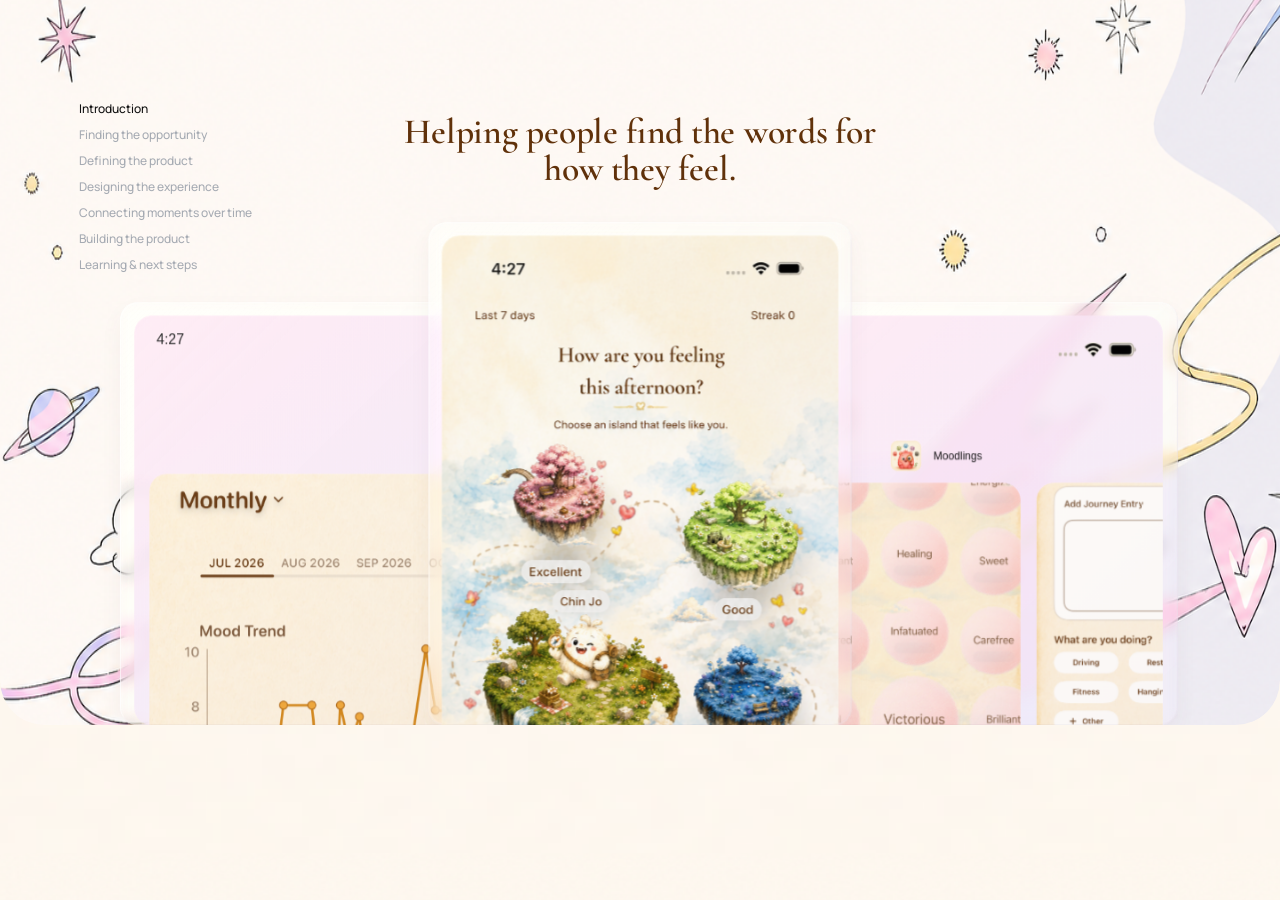
<file: index.html>
<!doctype html>
<html lang="en">
<head>
  <meta charset="utf-8">
  <meta name="viewport" content="width=device-width, initial-scale=1">
  <title>Moodlings — Product Case Study</title>
  <meta name="description" content="Moodlings is an iOS emotional reflection product designed and developed by Chih Jo Lin.">
  <link rel="icon" href="favicon.png">
  <meta property="og:title" content="Moodlings — Product Case Study">
  <meta property="og:description" content="Helping people turn vague feelings into emotions they can recognize and reflect on.">
  <meta property="og:image" content="og.png">
  <style>
    * { box-sizing: border-box; }
    html, body { width: 100%; height: 100%; margin: 0; overflow: hidden; background: #fbfaf6; }
    .page-shell { position: relative; width: 100%; height: 100dvh; overflow: hidden; background: #fbfaf6; }
    .page-frame { display: block; width: 100%; height: 100%; border: 0; background: #fbfaf6; }
    .page-frame.is-scaled {
      position: absolute;
      top: 0;
      left: 0;
      width: 1440px;
      height: var(--frame-height);
      transform: scale(var(--frame-scale));
      transform-origin: top left;
    }
  </style>
</head>
<body>
  <main class="page-shell">
    <iframe class="page-frame" src="moodlings.html?v=20261019-figma-cover" title="Moodlings — Product Case Study"></iframe>
  </main>
  <script>
    const frame = document.querySelector('.page-frame');
    const desktopWidth = 1440;
    const mobileBreakpoint = 680;

    function syncFrame() {
      const mobile = window.innerWidth <= mobileBreakpoint;
      const scale = mobile ? window.innerWidth / desktopWidth : 1;
      frame.classList.toggle('is-scaled', mobile);
      frame.style.setProperty('--frame-scale', String(scale));
      frame.style.setProperty('--frame-height', `${window.innerHeight / scale}px`);
    }

    syncFrame();
    window.addEventListener('resize', syncFrame, { passive: true });
    window.visualViewport?.addEventListener('resize', syncFrame, { passive: true });
  </script>
</body>
</html>
</file>
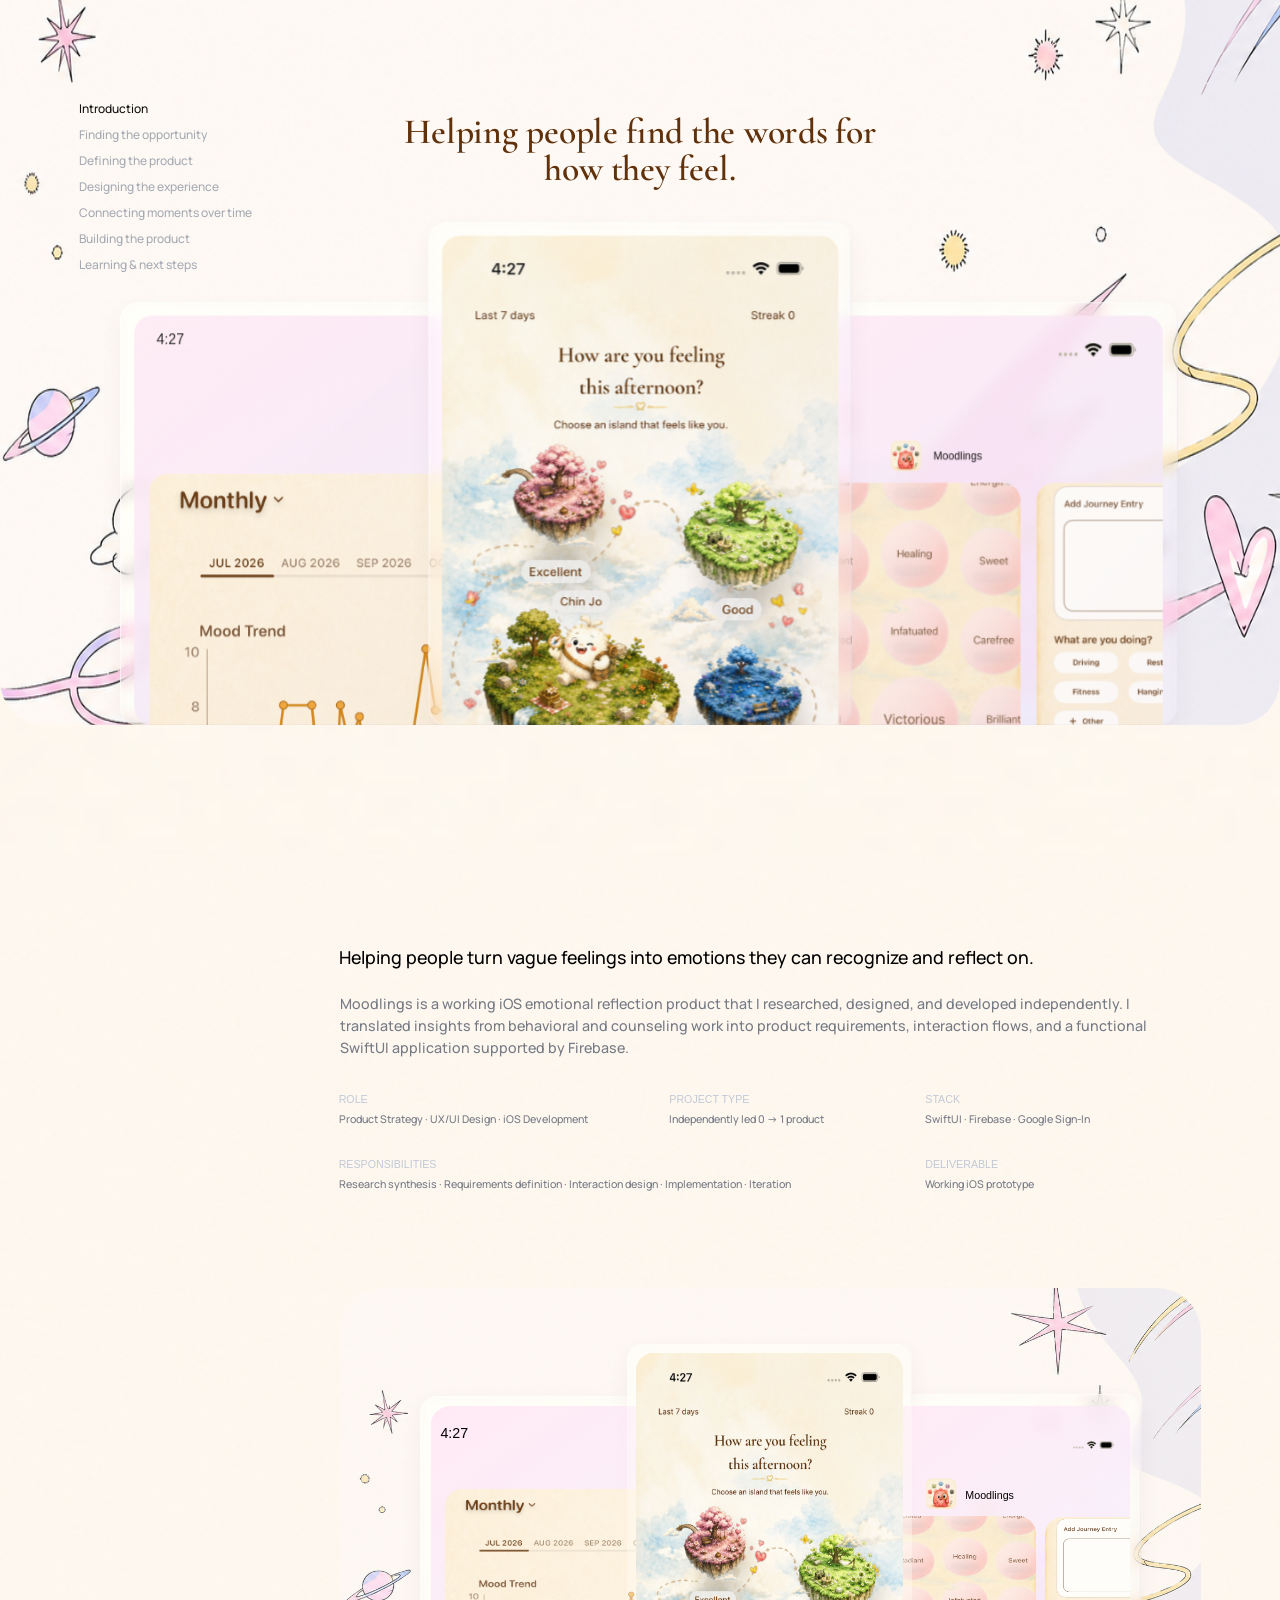
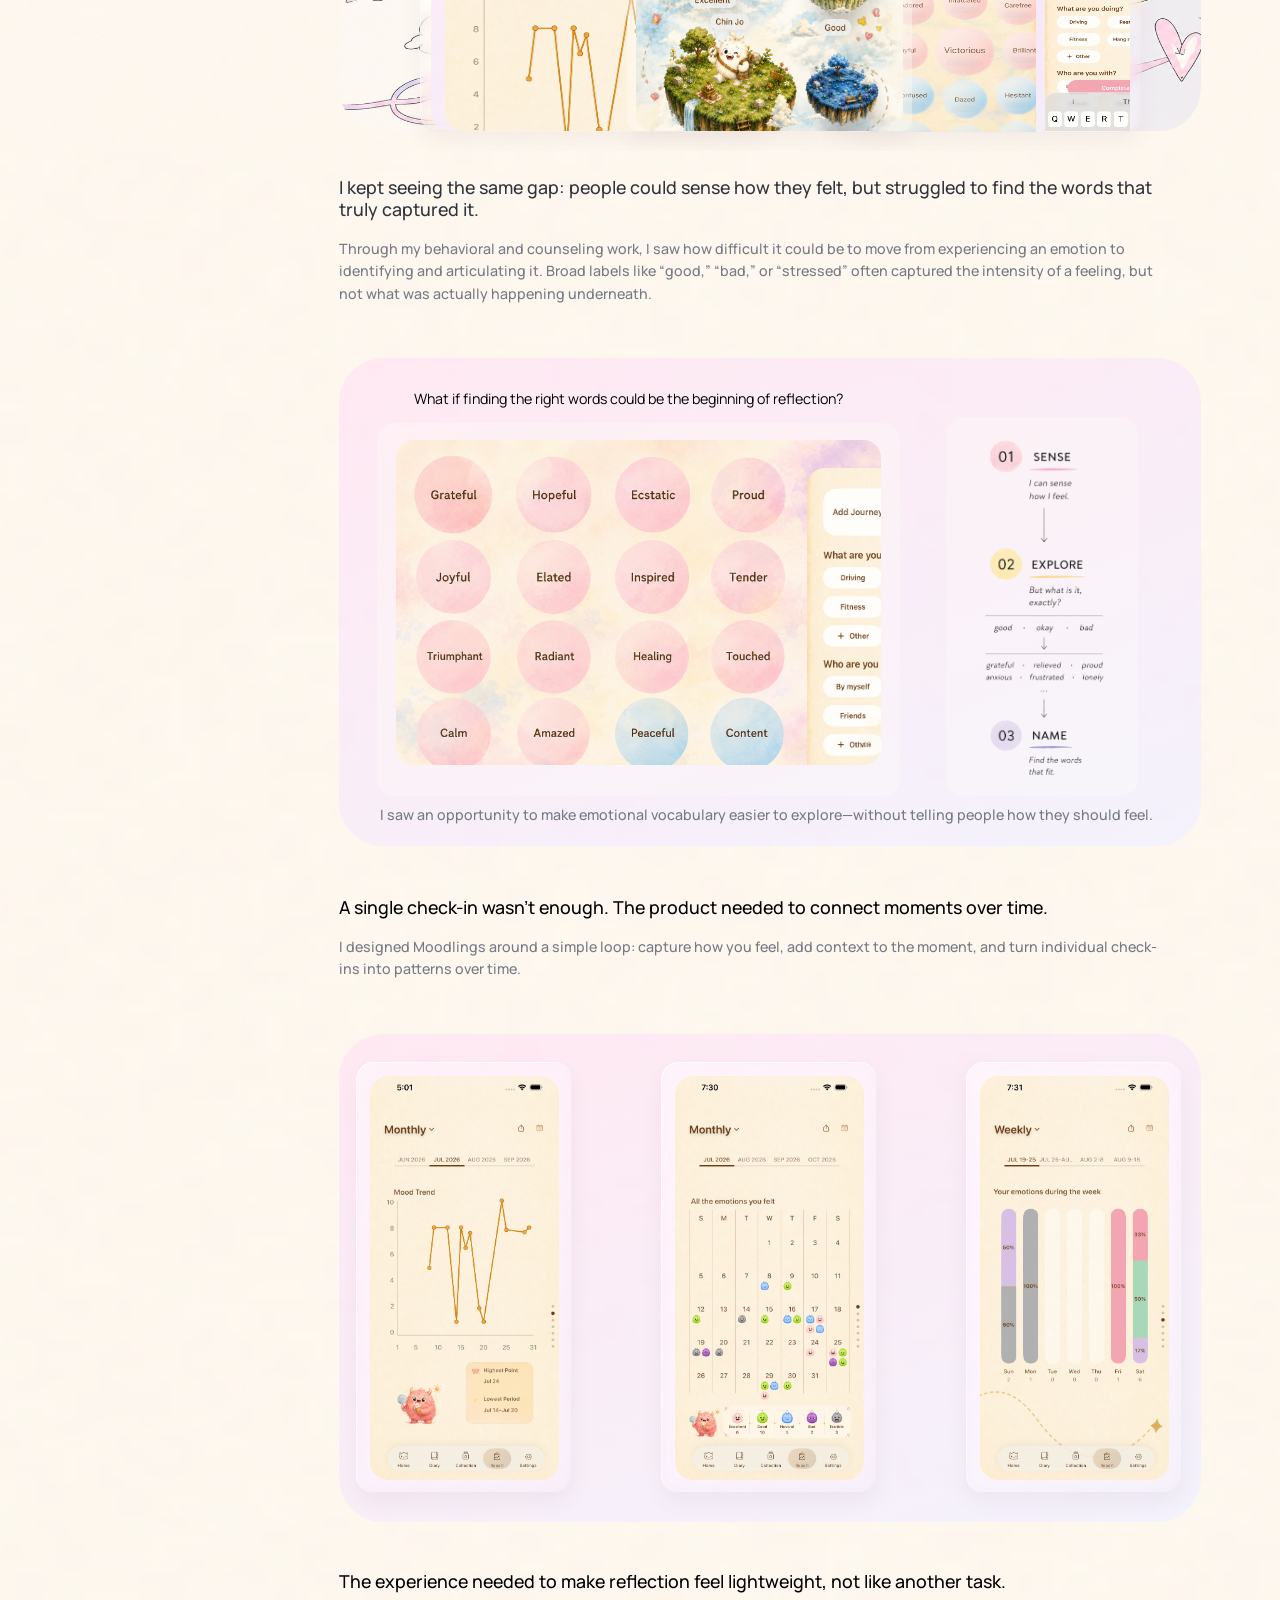
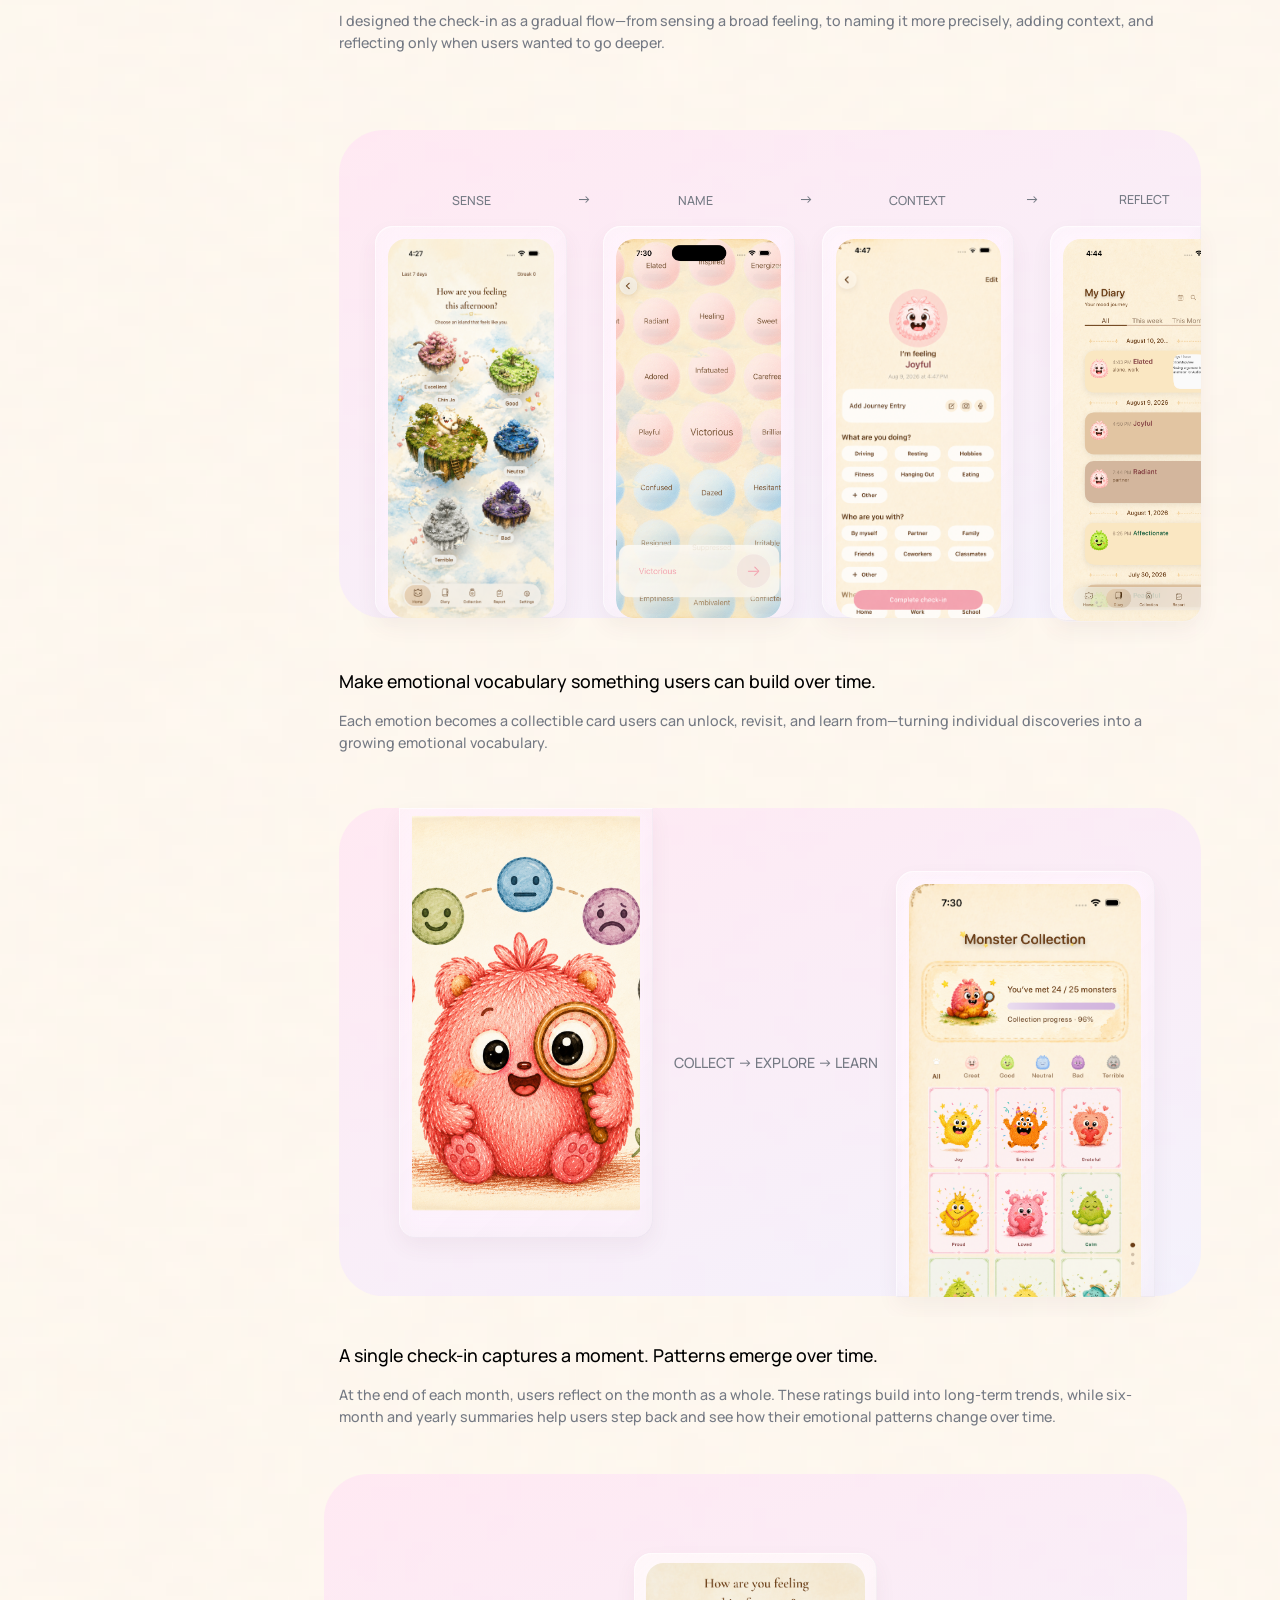
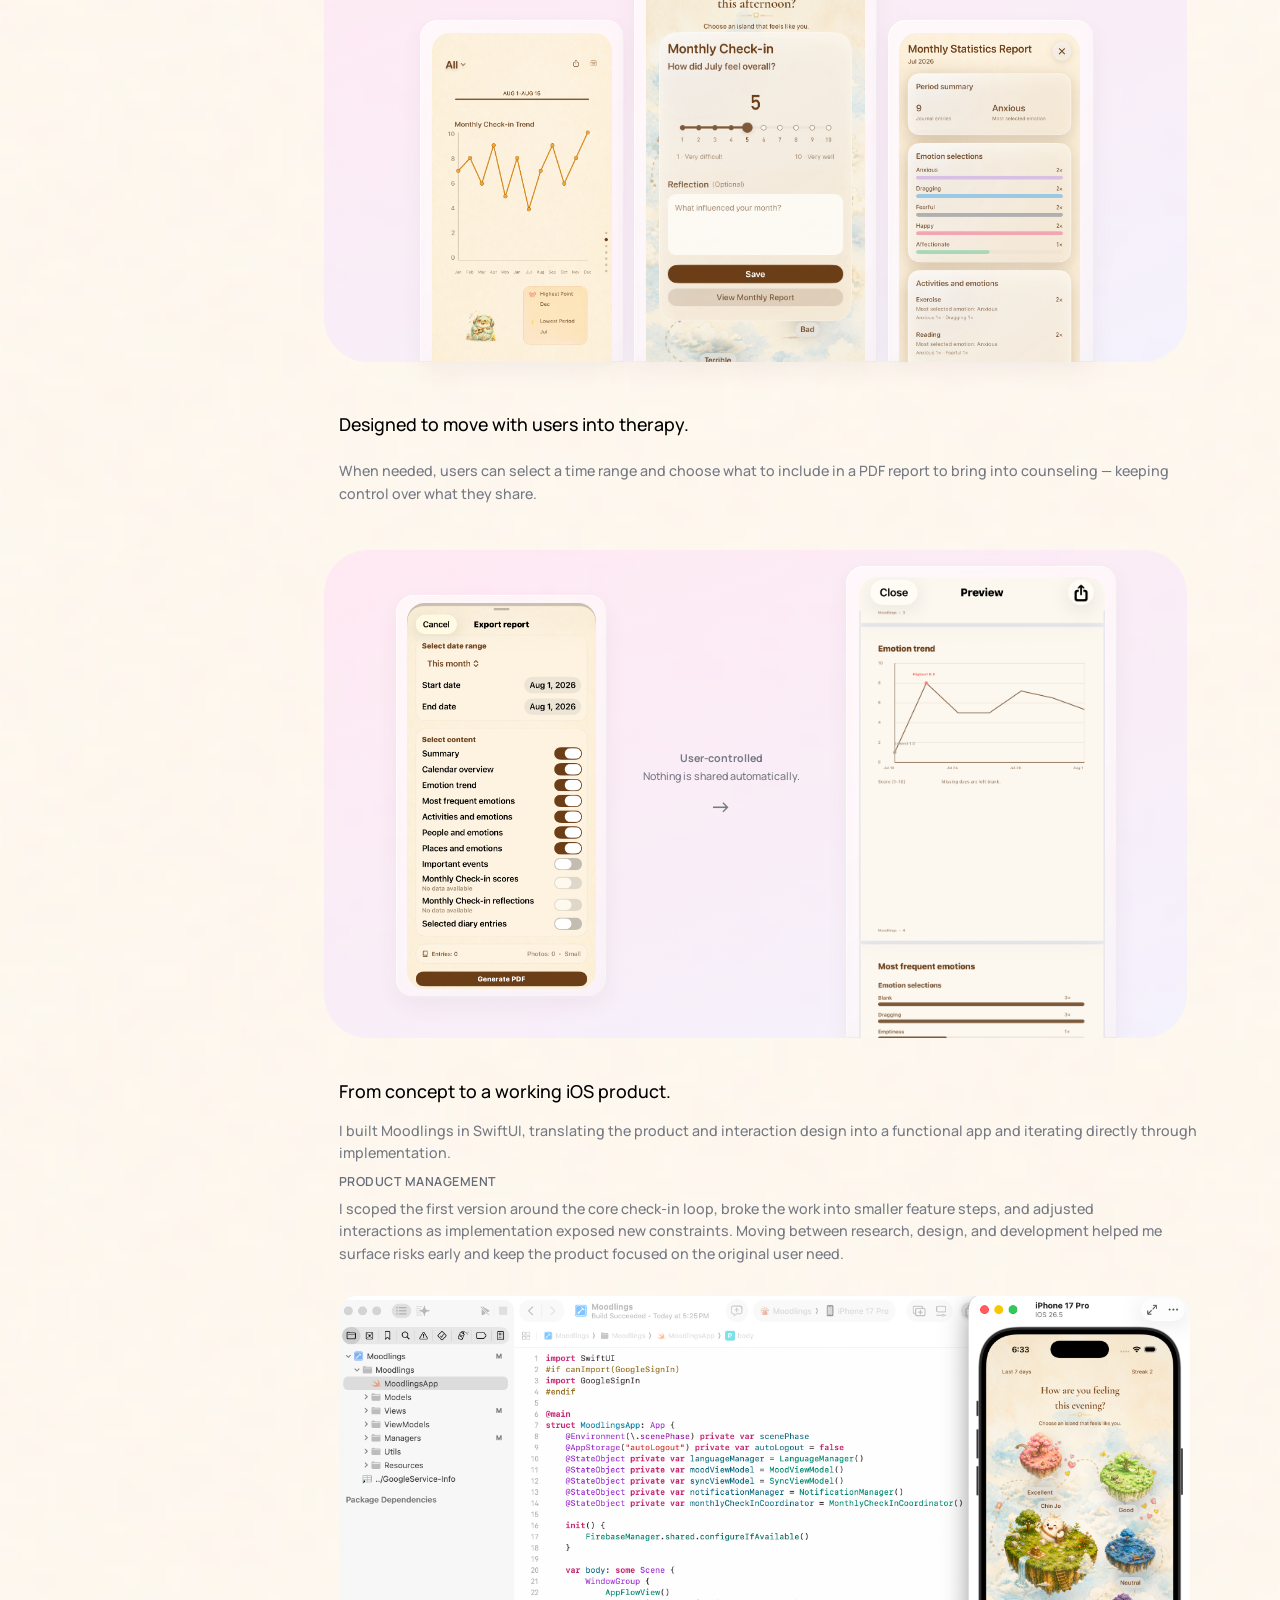
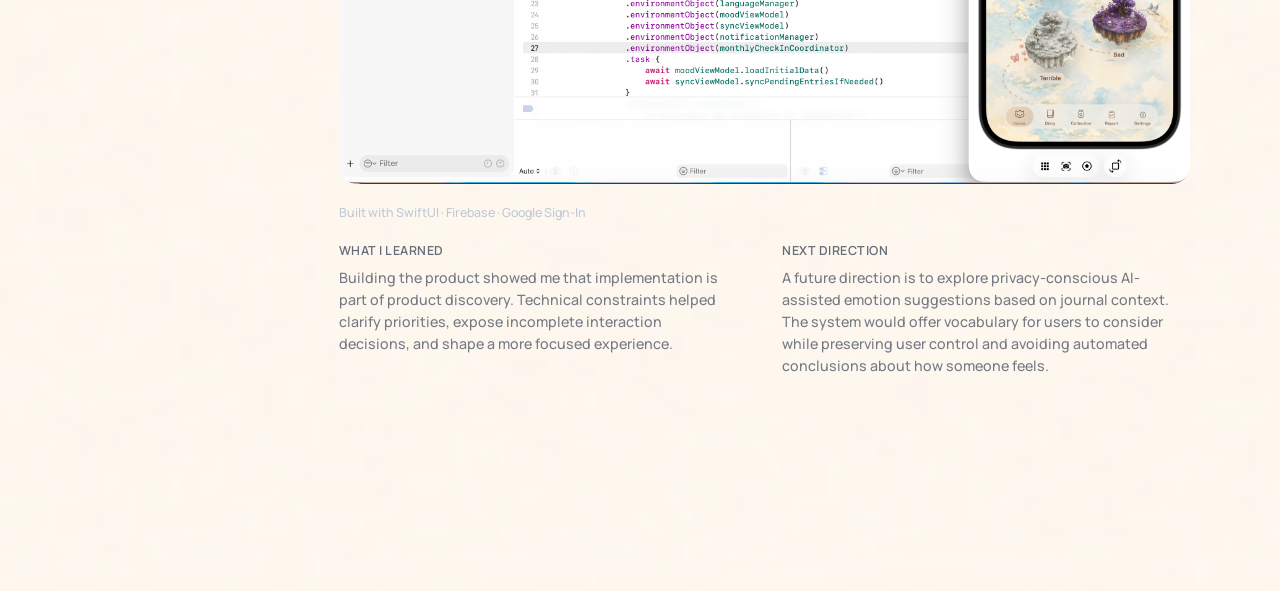
<file: moodlings.html>
<!doctype html>
<html lang="en">
<head>
  <meta charset="utf-8">
  <meta name="viewport" content="width=device-width, initial-scale=1">
  <title>Moodlings — Product Case Study</title>
  <link rel="preconnect" href="https://fonts.googleapis.com">
  <link rel="preconnect" href="https://fonts.gstatic.com" crossorigin>
  <link href="https://fonts.googleapis.com/css2?family=Cormorant+Garamond:wght@600&family=Manrope:wght@400;500;600&display=swap" rel="stylesheet">
  <link rel="stylesheet" href="moodlings.css?v=20261019-figma-cover">
</head>
<body class="moodlings-page">
  <aside class="mood-nav" aria-label="Moodlings case study navigation">
    <button class="mood-nav-link is-active" data-target="intro">Introduction</button>
    <button class="mood-nav-link" data-target="opportunity">Finding the opportunity</button>
    <button class="mood-nav-link" data-target="product">Defining the product</button>
    <button class="mood-nav-link" data-target="experience">Designing the experience</button>
    <button class="mood-nav-link" data-target="connecting-moments">Connecting moments over time</button>
    <button class="mood-nav-link" data-target="building">Building the product</button>
    <button class="mood-nav-link" data-target="next">Learning &amp; next steps</button>
  </aside>

  <main class="mood-content">
    <section class="mood-hero mood-section" id="intro" data-nav="intro">
      <div class="hero-copy">
        <p class="hero-kicker">MOODLINGS · PRODUCT CASE STUDY</p>
        <h1>Helping people turn vague feelings into emotions they can recognize and reflect on.</h1>
        <p class="hero-deck">Moodlings is a working iOS emotional reflection product that I researched, designed, and developed independently. I translated insights from behavioral and counseling work into product requirements, interaction flows, and a functional SwiftUI application supported by Firebase.</p>
        <div class="hero-meta">
          <span><b>ROLE</b>Product Strategy · UX/UI Design · iOS Development</span>
          <span><b>PROJECT TYPE</b>Independently led 0 → 1 product</span>
          <span><b>STACK</b>SwiftUI · Firebase · Google Sign-In</span>
          <span class="meta-wide"><b>RESPONSIBILITIES</b>Research synthesis · Requirements definition · Interaction design · Implementation · Iteration</span>
          <span><b>DELIVERABLE</b>Working iOS prototype</span>
        </div>
      </div>
      <div class="hero-visual" aria-label="Moodlings interaction preview">
        <div class="hero-state state-0">
          <div class="hero-editable">
            <img class="hero-bg-layer" src="assets/moodlings/figma/2.png" alt="Moodlings illustrated background">
            <h2 class="hero-editable-title">Helping people find the words for<br>how they feel.</h2>
            <div class="hero-device hero-device-left">
              <div class="hero-glass-card glass-left">
                <img class="glass-shell" src="assets/moodlings/figma/cover-side-glass.svg" alt="" aria-hidden="true">
                <img class="gradient-shell" src="assets/moodlings/figma/cover-side-gradient.svg" alt="" aria-hidden="true">
                <span class="device-time">4:27</span>
                <img class="device-status" src="assets/moodlings/figma/3.png" alt="">
                <div class="device-screen screen-left"><img src="assets/moodlings/figma/4.png" alt="Monthly mood trend screen"></div>
              </div>
            </div>
            <div class="hero-device hero-device-right">
              <div class="hero-glass-card glass-right">
                <img class="glass-shell" src="assets/moodlings/figma/cover-side-glass.svg" alt="" aria-hidden="true">
                <img class="gradient-shell" src="assets/moodlings/figma/cover-side-gradient.svg" alt="" aria-hidden="true">
                <span class="device-time">4:27</span>
                <img class="device-status" src="assets/moodlings/figma/3.png" alt="">
                <div class="device-brand"><img src="assets/moodlings/figma/cover-moodlings-icon.png" alt=""><span>Moodlings</span></div>
                <div class="device-screen screen-emotions"><img src="assets/moodlings/figma/6.png" alt="Emotion selection screen"></div>
                <div class="device-screen screen-entry"><img src="assets/moodlings/figma/7.png" alt="Journey entry screen"></div>
              </div>
            </div>
            <div class="hero-device hero-device-center">
              <div class="hero-glass-card glass-center"><div class="device-screen screen-center"><img src="assets/moodlings/figma/1.png" alt="Mood check-in screen"></div></div>
            </div>
          </div>
        </div>
        <span class="hero-progress">SCROLL TO EXPLORE</span>
      </div>
      <section class="case-intro intro-rebuild mood-section" id="case-intro" data-nav="intro">
        <div class="intro-stage">
          <h2 class="intro-heading">Helping people turn vague feelings into emotions they can recognize and reflect on.</h2>
          <p class="intro-description">Moodlings is a working iOS emotional reflection product that I researched, designed, and developed independently. I translated insights from behavioral and counseling work into product requirements, interaction flows, and a functional SwiftUI application supported by Firebase.</p>
          <div class="intro-meta" aria-label="Project details">
            <div><b>ROLE</b><span>Product Strategy · UX/UI Design · iOS Development</span></div>
            <div><b>PROJECT TYPE</b><span>Independently led 0 → 1 product</span></div>
            <div><b>STACK</b><span>SwiftUI · Firebase · Google Sign-In</span></div>
            <div class="meta-wide"><b>RESPONSIBILITIES</b><span>Research synthesis · Requirements definition · Interaction design · Implementation · Iteration</span></div>
            <div><b>DELIVERABLE</b><span>Working iOS prototype</span></div>
          </div>
          <div class="intro-visual" aria-label="Moodlings product screen composition">
            <div class="intro-visual-bg"><img src="assets/moodlings/figma/2.png" alt="Moodlings illustrated background"></div>
            <div class="intro-glass-effect intro-left-glass-effect" aria-hidden="true"></div>
            <div class="intro-glass-effect intro-right-glass-effect" aria-hidden="true"></div>
            <div class="intro-glass-effect intro-center-glass-effect" aria-hidden="true"></div>
            <img class="intro-right-outer" src="assets/moodlings/figma/intro-right-outer.svg" alt="">
            <div class="intro-left-device">
              <img class="intro-left-outer" src="assets/moodlings/figma/intro-left-outer.svg" alt="">
              <img class="intro-left-gradient" src="assets/moodlings/figma/intro-left-gradient.svg" alt="">
              <img class="intro-left-status" src="assets/moodlings/figma/3.png" alt="">
            </div>
            <div class="intro-left-screen"><img src="assets/moodlings/figma/4.png" alt="Monthly mood trend screen"></div>
            <div class="intro-right-device">
              <img class="intro-right-gradient" src="assets/moodlings/figma/intro-right-gradient.svg" alt="">
              <img class="intro-right-status" src="assets/moodlings/figma/3.png" alt="">
            </div>
            <div class="intro-right-screen"><img src="assets/moodlings/figma/6.png" alt="Emotion selection screen"></div>
            <div class="intro-form-screen"><img src="assets/moodlings/figma/7.png" alt="Journey entry screen"></div>
            <div class="intro-center-device">
              <img class="intro-center-shell" src="assets/moodlings/figma/intro-center-shell.svg" alt="">
              <div class="intro-center-screen"><img src="assets/moodlings/figma/1.png" alt="Mood check-in screen"><img src="assets/moodlings/figma/1.png" alt=""></div>
            </div>
            <span class="intro-left-time">4:27</span>
          </div>
          <img class="intro-brand-icon" src="assets/moodlings/figma/cover-moodlings-icon.png" alt="Moodlings app icon">
          <span class="intro-brand-name">Moodlings</span>
        </div>
      </section>
    </section>
    <section class="section1-rebuild mood-section" id="opportunity" data-nav="opportunity">
      <div class="section1-stage">
        <h2 class="section1-heading">I kept seeing the same gap: people could sense how they felt, but struggled to find the words that truly captured it.</h2>
        <p class="section1-description">Through my behavioral and counseling work, I saw how difficult it could be to move from experiencing an emotion to identifying and articulating it. Broad labels like “good,” “bad,” or “stressed” often captured the intensity of a feeling, but not what was actually happening underneath.</p>
        <div class="section1-panel">
          <img class="section1-panel-bg" src="assets/moodlings/figma/section1-panel.svg" alt="">
          <p class="section1-question">What if finding the right words could be the beginning of reflection?</p>
          <img class="section1-main-glass" src="assets/moodlings/figma/section1-main-glass.svg" alt="">
          <img class="section1-side-glass" src="assets/moodlings/figma/section1-side-glass.svg" alt="">
          <div class="section1-flow">
            <img src="assets/moodlings/figma/9.png" alt="Sense, explore, and name emotional vocabulary flow">
          </div>
          <div class="section1-map">
            <img src="assets/moodlings/figma/10.png" alt="Emotion vocabulary map">
            <img src="assets/moodlings/figma/10.png" alt="">
            <img src="assets/moodlings/figma/10.png" alt="">
          </div>
          <div class="section1-form">
            <img src="assets/moodlings/figma/11.png" alt="Add journey entry form">
          </div>
          <p class="section1-conclusion">I saw an opportunity to make emotional vocabulary easier to explore—without telling people how they should feel.</p>
        </div>
      </div>
    </section>
    <section class="section2-rebuild mood-section" id="product" data-nav="product">
      <div class="section2-stage">
        <h2 class="section2-heading">A single check-in wasn't enough. The product needed to connect moments over time.</h2>
        <p class="section2-description">I designed Moodlings around a simple loop: capture how you feel, add context to the moment, and turn individual check-ins into patterns over time.</p>
        <div class="section2-panel">
          <img class="section2-panel-bg" src="assets/moodlings/figma/section2-panel.svg" alt="">
          <div class="section2-phone section2-phone-left">
            <div class="section2-screen"><img src="assets/moodlings/figma/12.png" alt="Monthly mood trend screen"></div>
          </div>
          <div class="section2-phone section2-phone-center">
            <div class="section2-screen"><img src="assets/moodlings/figma/13.png" alt="Monthly emotion calendar screen"></div>
          </div>
          <div class="section2-phone section2-phone-right">
            <div class="section2-screen"><img src="assets/moodlings/figma/14.png" alt="Weekly emotion overview screen"></div>
          </div>
        </div>
      </div>
    </section>
    <section class="section3-rebuild mood-section" id="experience" data-nav="experience">
      <div class="section3-stage">
        <h2 class="section3-heading">The experience needed to make reflection feel lightweight, not like another task.</h2>
        <p class="section3-description">I designed the check-in as a gradual flow—from sensing a broad feeling, to naming it more precisely, adding context, and reflecting only when users wanted to go deeper.</p>
        <div class="section3-panel">
          <img class="section3-panel-bg" src="assets/moodlings/figma/section3-panel.svg" alt="">
          <div class="section3-glass section3-glass-sense" aria-hidden="true"></div>
          <div class="section3-glass section3-glass-name" aria-hidden="true"></div>
          <div class="section3-glass section3-glass-context" aria-hidden="true"></div>
          <div class="section3-reflect-glass" aria-hidden="true"></div>
          <div class="section3-media section3-sense"><img src="assets/moodlings/figma/1.png" alt="Sense emotion check-in screen"></div>
          <div class="section3-media section3-name">
            <video src="assets/moodlings/video/emotion-map.mp4" poster="assets/moodlings/figma/6.png" autoplay muted loop playsinline preload="metadata" aria-label="Emotion naming map recording"></video>
          </div>
          <div class="section3-media section3-context"><img src="assets/moodlings/figma/15.png" alt="Add context screen"></div>
          <div class="section3-media section3-reflect"><img src="assets/moodlings/figma/16.png" alt="Reflection diary screen"></div>
          <span class="section3-label section3-label-sense">SENSE</span>
          <span class="section3-label section3-label-name">NAME</span>
          <span class="section3-label section3-label-context">CONTEXT</span>
          <span class="section3-label section3-label-reflect">REFLECT</span>
          <span class="section3-arrow section3-arrow-one">→</span>
          <span class="section3-arrow section3-arrow-two">→</span>
          <span class="section3-arrow section3-arrow-three">→</span>
        </div>
      </div>
    </section>
    <section class="section4-rebuild mood-section" id="collection" data-nav="experience">
      <div class="section4-stage">
        <h2 class="section4-heading">Make emotional vocabulary something users can build over time.</h2>
        <p class="section4-description">Each emotion becomes a collectible card users can unlock, revisit, and learn from—turning individual discoveries into a growing emotional vocabulary.</p>
        <div class="section4-panel">
          <img class="section4-panel-bg" src="assets/moodlings/figma/section4-panel.svg" alt="">
          <div class="section4-glass section4-glass-card" aria-hidden="true"></div>
          <div class="section4-glass section4-glass-collection" aria-hidden="true"></div>
          <div class="section4-card-media">
            <video src="assets/moodlings/video/card-flip.mp4" poster="assets/moodlings/figma/5.png" autoplay muted loop playsinline preload="metadata" aria-label="Moodlings emotion card flip recording"></video>
          </div>
          <div class="section4-collection-media">
            <img src="assets/moodlings/figma/17.png" alt="Moodlings emotion collection screen">
          </div>
          <span class="section4-flow-label">COLLECT → EXPLORE → LEARN</span>
        </div>
      </div>
    </section>
    <section class="connecting-rebuild mood-section" id="connecting-moments" data-nav="connecting-moments" aria-label="Connecting Moments Over Time">
      <div class="connecting-stage">
        <h2 class="connecting-heading">A single check-in captures a moment. Patterns emerge over time.</h2>
        <p class="connecting-description">At the end of each month, users reflect on the month as a whole. These ratings build into long-term trends, while six-month and yearly summaries help users step back and see how their emotional patterns change over time.</p>
        <div class="connecting-panel connecting-panel-trends">
          <img class="connecting-panel-bg" src="assets/moodlings/connecting/panel.svg" alt="">
          <div class="connecting-glass connecting-glass-trend" aria-hidden="true"></div>
          <div class="connecting-glass connecting-glass-checkin" aria-hidden="true"></div>
          <div class="connecting-glass connecting-glass-report" aria-hidden="true"></div>
          <div class="connecting-media connecting-media-trend"><img src="assets/moodlings/connecting/trend-screen.png" alt="Monthly emotional trend"></div>
          <div class="connecting-media connecting-media-checkin"><img src="assets/moodlings/connecting/monthly-checkin.png" alt="Monthly reflection check-in"></div>
          <div class="connecting-media connecting-media-report"><img src="assets/moodlings/connecting/monthly-report.png" alt="Monthly statistics report"></div>
        </div>
        <h2 class="connecting-therapy-heading">Designed to move with users into therapy.</h2>
        <p class="connecting-therapy-description">When needed, users can select a time range and choose what to include in a PDF report to bring into counseling — keeping control over what they share.</p>
        <div class="connecting-panel connecting-panel-export">
          <img class="connecting-panel-bg" src="assets/moodlings/connecting/panel.svg" alt="">
          <div class="connecting-glass connecting-glass-export" aria-hidden="true"></div>
          <div class="connecting-glass connecting-glass-preview" aria-hidden="true"></div>
          <div class="connecting-media connecting-media-export"><img src="assets/moodlings/connecting/export-settings.png" alt="PDF report export settings"></div>
          <p class="connecting-control-note"><strong>User-controlled</strong><br>Nothing is shared automatically.</p>
          <span class="connecting-arrow" aria-hidden="true">→</span>
          <div class="connecting-media connecting-media-preview"><img src="assets/moodlings/connecting/export-preview.png" alt="PDF report preview"></div>
        </div>
      </div>
    </section>
    <section class="section5-rebuild mood-section" id="building" data-nav="building">
      <div class="section5-stage">
        <h2 class="section5-heading">From concept to a working iOS product.</h2>
        <p class="section5-description">I built Moodlings in SwiftUI, translating the product and interaction design into a functional app and iterating directly through implementation.</p>
        <div class="section5-management-block">
          <p class="section5-label">PRODUCT MANAGEMENT</p>
          <p class="section5-management-description">I scoped the first version around the core check-in loop, broke the work into smaller feature steps, and adjusted interactions as implementation exposed new constraints. Moving between research, design, and development helped me surface risks early and keep the product focused on the original user need.</p>
        </div>
        <div class="section5-development-image">
          <img src="assets/moodlings/figma/18.png" alt="Moodlings being developed in Xcode and tested in the iPhone simulator">
        </div>
        <p class="section5-technology">Built with SwiftUI · Firebase · Google Sign-In</p>
        <div class="fidelity-anchor section5-next-anchor" id="next" data-nav="next" aria-hidden="true"></div>
        <div class="section5-takeaways">
          <article>
            <p class="section5-label">WHAT I LEARNED</p>
            <p>Building the product showed me that implementation is part of product discovery. Technical constraints helped clarify priorities, expose incomplete interaction decisions, and shape a more focused experience.</p>
          </article>
          <article>
            <p class="section5-label">NEXT DIRECTION</p>
            <p>A future direction is to explore privacy-conscious AI-assisted emotion suggestions based on journal context. The system would offer vocabulary for users to consider while preserving user control and avoiding automated conclusions about how someone feels.</p>
          </article>
        </div>
      </div>
    </section>
  </main>
  <script src="moodlings.js?v=20261019-figma-cover"></script>
</body>
</html>
</file>
<file: moodlings.css>
:root{--ink:#30343c;--muted:#757a84;--pale:#c1c9d7;--paper:#fbfaf6;--line:rgba(48,52,60,.2);--copy-gap:20px;--frame-gap:60px;--caption-gap:20px;--glass-inset:15px}
*{box-sizing:border-box}html{scroll-behavior:smooth}body{margin:0;background:var(--paper);color:var(--ink);font-family:"Manrope",sans-serif;font-weight:500}.moodlings-page{overflow-x:hidden}.moodlings-page img[src$=".png"]{image-rendering:-webkit-optimize-contrast}.mood-nav{position:fixed;z-index:20;left:clamp(24px,6.25vw,90px);top:50%;transform:translateY(-50%);width:184px;display:flex;flex-direction:column;gap:0;font-size:12px;line-height:30px}.mood-nav button,.back-link{font:inherit;text-align:left;color:#a6abb3;background:none;border:0;padding:0;cursor:pointer;text-decoration:none;transition:color .25s ease}.mood-nav button.is-active,.mood-nav button:hover,.back-link:hover{color:#111}.back-link{color:#30343c;line-height:40px;margin-bottom:3px}.mood-content{margin-left:clamp(260px,26.5vw,382px);width:min(970px,calc(100vw - clamp(300px,31vw,450px)));padding-bottom:100px}.mood-section{position:relative;min-height:900px;padding-top:120px}.mood-hero{min-height:900px;padding-top:130px}.hero-copy{max-width:938px}.hero-kicker,.story-kicker{font-size:12px;color:#aab3c1;letter-spacing:.1em;margin:0 0 28px}.hero-copy h1{font-size:20px;line-height:1.45;font-weight:500;max-width:840px;margin:0 0 28px}.hero-deck{color:var(--muted);font-size:16px;line-height:25px;max-width:938px;margin:0}.hero-meta{display:grid;grid-template-columns:repeat(3,minmax(0,1fr));gap:24px 44px;margin-top:42px;font-size:12px;color:var(--muted)}.hero-meta .meta-wide{grid-column:span 2}.hero-meta span{display:flex;flex-direction:column;gap:7px}.hero-meta b{color:var(--pale);font-size:11px;letter-spacing:.08em}.hero-visual{height:620px;margin-left:-300px;margin-top:75px;width:calc(100% + 350px);position:relative;border-radius:50px;overflow:hidden;background:#f2f2ef}.hero-visual-bg{position:absolute;inset:0;background:url("assets/moodlings/figma/2.png") center/cover;opacity:.8}.hero-state{position:absolute;inset:0;display:grid;place-items:center;opacity:0;transform:translateY(20px) scale(.98);transition:opacity .6s ease,transform .8s cubic-bezier(.2,.8,.2,1)}.hero-state.is-visible{opacity:1;transform:none}.hero-state img{max-width:62%;max-height:94%;object-fit:contain;filter:drop-shadow(0 20px 25px rgba(48,52,60,.12))}.hero-state.state-30 img,.hero-state.state-60 img{max-width:74%}.hero-progress{position:absolute;bottom:24px;right:28px;font-size:10px;letter-spacing:.16em;color:#a6abb3}.story-section{display:grid;grid-template-columns:1fr 1fr;gap:70px;align-items:center;min-height:850px;padding-top:70px}.story-section.reverse .story-copy{order:2}.story-section.reverse .story-art{order:1}.story-copy{max-width:500px}.story-copy h2{font-size:20px;line-height:1.4;font-weight:500;margin:0 0 28px}.story-copy>p:last-child{font-size:16px;line-height:25px;color:var(--muted);margin:0}.story-art{min-height:540px;border-radius:20px;display:grid;place-items:center;overflow:hidden;background:rgba(255,253,248,.45)}.story-art img{width:100%;height:100%;object-fit:contain}.art-opportunity img,.art-product img,.art-experience img{padding:18px}.art-building img{object-fit:cover}.final-section{min-height:700px}.final-note{position:absolute;left:0;bottom:90px;font-size:16px;color:var(--muted);display:flex;flex-direction:column;gap:28px}.final-note span{font-size:14px;color:var(--pale)}
@media(max-width:900px){.mood-nav{left:20px;width:150px}.mood-content{margin-left:205px;width:calc(100vw - 230px)}.hero-visual{margin-left:0;width:100%;height:520px}.story-section{grid-template-columns:1fr;gap:30px}.story-section.reverse .story-copy,.story-section.reverse .story-art{order:initial}.story-art{min-height:360px}.hero-meta{gap:18px}}
@media(max-width:0px){.mood-nav{position:sticky;top:0;transform:none;width:100%;height:auto;padding:14px 18px;background:rgba(251,250,246,.94);backdrop-filter:blur(12px);display:flex;flex-direction:row;overflow:auto;gap:18px;white-space:nowrap}.mood-nav .back-link{margin:0}.mood-nav button{line-height:24px}.mood-content{margin:0;width:100%;padding:0 18px}.mood-section,.mood-hero{min-height:auto;padding:80px 0}.hero-visual{margin-top:52px;height:420px}.hero-state img{max-width:86%}.hero-meta{grid-template-columns:1fr;gap:14px}.story-section{display:flex}.story-copy h2{font-size:19px}.story-art{min-height:300px}}
@media(prefers-reduced-motion:reduce){html{scroll-behavior:auto}.hero-state{transition:none}}

@media(min-width:0px){.mood-hero{min-height:145vh}.hero-visual{position:sticky;top:24px}}

/* Figma 95:1344 — full exported landing-state composition. */
@media(min-width:0px){
  .mood-hero{height:calc(min(960px,100vh) + 420px);min-height:740px;margin-left:calc(-1 * clamp(260px,26.5vw,382px));width:100vw;padding:0}
  .mood-hero .hero-copy{display:none}
  .mood-hero .hero-visual{position:sticky;top:0;left:auto;transform:none;width:min(100vw,150vh);height:min(960px,100vh);margin:0 0 0 calc((100vw - min(100vw,150vh))/2);border-radius:0;background:transparent;overflow:hidden}
  .mood-hero .hero-visual-bg,.mood-hero .hero-progress{display:none}
  .mood-hero .hero-state{inset:0;transform:none}
  .mood-hero .hero-state img{width:100%;height:100%;max-width:none;max-height:none;object-fit:cover;filter:none}
  /* The exported Figma frame already contains the static nav. Keep this live
     layer exactly over it for scrolling/keyboard interaction without letting
     the baked-in labels ghost through underneath. */
  .mood-nav{top:96px;transform:none;left:calc(50% - min(50vw,75vh) + 9.4vh);width:210px;padding:0 5px;background:transparent;border-radius:0;opacity:0}
  .cover-nav-live .mood-nav{opacity:1}
}

/* Editable Figma layers for the 100% case-study continuation. */
@media(min-width:0px){
  .case-intro{min-height:790px;padding:40px 0 0}
  .case-intro-copy{max-width:938px}
  .case-intro-copy h2{font-size:clamp(14px,1.389vw,20px);line-height:clamp(24px,2.778vw,40px);font-weight:500;margin:0}
  .case-intro-copy>p{font-size:clamp(12px,1.111vw,16px);line-height:clamp(19px,1.736vw,25px);color:var(--muted);margin:2px 0 22px}
  .case-meta{display:grid;grid-template-columns:2fr 1fr 1fr;gap:45px;color:var(--muted);font-size:clamp(10px,.833vw,12px)}
  .case-meta span{display:flex;flex-direction:column;gap:6px}.case-meta b{font-size:11px;color:var(--pale);letter-spacing:.08em}
  .case-composition{height:auto;aspect-ratio:970/578;position:relative;margin-top:48px;overflow:hidden;background:#fdfaf6;border-radius:28px}
  .case-composition .case-bg{position:absolute;inset:0;width:100%;height:100%;object-fit:cover;opacity:.9}
  .case-composition .phone{position:absolute;object-fit:cover;border-radius:20px;box-shadow:0 0 0 10px rgba(255,255,255,.28)}
  .case-composition .phone{padding:10px;background:rgba(255,255,255,.4);border:1px solid rgba(255,255,255,.82);box-shadow:0 12px 28px rgba(107,75,89,.08),inset 0 0 0 1px rgba(255,255,255,.45)}
  .case-composition .phone-left{width:42%;height:69%;left:4%;top:28%;object-position:top}
  .case-composition .phone-center{width:35%;height:94%;left:32%;top:7%;object-position:top}
  .case-composition .phone-right{width:34%;height:70%;left:57%;top:27%;object-position:top}
  .case-composition .phone-form{width:17%;height:70%;left:80%;top:28%;object-position:top}
  .story-section{display:block;min-height:0;padding:42px 0 48px}
  .story-copy{max-width:938px}.story-copy h2{font-size:clamp(14px,1.389vw,20px);line-height:clamp(19px,1.736vw,25px);margin:0 0 8px}.story-copy>p:last-child{font-size:clamp(12px,1.111vw,16px);line-height:clamp(19px,1.736vw,25px);margin:0;color:var(--muted)}
  .story-art{margin-top:24px;height:620px;min-height:0;padding:28px;border-radius:30px;background:#f8e9f5;display:flex;align-items:center;justify-content:center;gap:24px;overflow:hidden}
  .story-art>img{width:auto;height:auto;max-width:100%;max-height:520px;object-fit:contain;padding:14px;background:rgba(255,255,255,.48);border:1px solid rgba(255,255,255,.88);border-radius:24px;box-shadow:0 12px 28px rgba(107,75,89,.08),inset 0 0 0 1px rgba(255,255,255,.45)}
  .opportunity-art{position:relative;justify-content:space-around}.opportunity-art>img:first-child{width:74%}.opportunity-art .opportunity-side{width:20%;max-height:320px}
  .phone-row{gap:55px;padding:26px 38px}.phone-row>img{width:27%;max-height:520px}
  .experience-art{gap:16px;padding:30px 36px}.experience-art>img{width:22%;max-height:520px}
  .collection-art{gap:34px;padding:34px}.collection-art>img:first-child{width:30%;max-height:410px}.collection-art>img:last-child{width:32%;max-height:500px}.collection-art span{font-size:12px;color:var(--muted);white-space:nowrap}
  .build-art{background:transparent;padding:0}.build-art>img{width:100%;max-height:none}
  .final-section{min-height:580px;padding-top:48px}
  @keyframes moodScreenLoop{0%,100%{transform:translateY(0) scale(1)}50%{transform:translateY(-7px) scale(1.012)}}
  @keyframes moodCardFlip{0%,42%{transform:rotateY(0deg)}50%,92%{transform:rotateY(180deg)}100%{transform:rotateY(360deg)}}
  .loop-screen{animation:moodScreenLoop 4.8s ease-in-out infinite;transform-origin:50% 70%}
  .loop-card{animation:moodCardFlip 5.2s ease-in-out infinite;transform-origin:50% 50%;backface-visibility:hidden}
}

/* Figma layer fidelity: each source image sits in its own translucent glass card.
   The cards are separate DOM layers so their order, radius and clipping remain
   editable instead of being baked into a screenshot. */
@media(min-width:0px){
  .opportunity-section{padding:42px 0 58px}
  .opportunity-panel{height:620px;padding:38px 46px 22px;border-radius:30px;background:#f8e9f5;overflow:hidden}
  .opportunity-panel>h2{position:relative;z-index:5;margin:0 0 18px;font-size:clamp(15px,1.35vw,20px);line-height:1.35;font-weight:500;color:#2f333b}
  .opportunity-grid{display:grid;grid-template-columns:minmax(0,589px) minmax(0,216px);gap:30px;align-items:start;min-width:0;justify-content:center}
  .opportunity-grid .asset-card{min-width:0;min-height:0;width:100%!important;aspect-ratio:auto;border-radius:20px}
  .opportunity-grid .opportunity-main{width:589px!important;height:420px;aspect-ratio:589/420;padding:26px 21px;border-radius:20px}
  .opportunity-grid .opportunity-main>img{object-fit:contain;border-radius:20px}
  .opportunity-grid .opportunity-main .opportunity-diary-overlay{position:absolute;z-index:4;left:63.12%;top:28.62%;width:5.79%!important;height:8.18%!important;max-width:none;max-height:none;object-fit:cover;border-radius:20px 0;box-shadow:0 8px 16px rgba(90,60,75,.1)}
  .opportunity-grid .opportunity-side{width:216px!important;height:427px;aspect-ratio:216/427;padding:6px 20px;border-radius:20px}
  .opportunity-grid .opportunity-side>img{object-fit:contain;border-radius:20px}
  .opportunity-panel>p{position:relative;z-index:5;margin:18px 0 0;color:#737887;font-size:clamp(13px,1.2vw,18px);line-height:1.35}
  .case-composition .phone-left{z-index:1}
  .case-composition .phone-right,.case-composition .phone-form{z-index:2}
  .case-composition .phone-center{z-index:3}
  .story-art{isolation:isolate}
  .asset-card{position:relative;display:flex;align-items:center;justify-content:center;min-width:0;min-height:0;padding:14px;border:1px solid rgba(255,255,255,.9);border-radius:26px;background:rgba(255,255,255,.52);box-shadow:0 18px 34px rgba(121,83,112,.11),inset 0 0 0 1px rgba(255,255,255,.45);overflow:hidden}
  .asset-card::before{content:"";position:absolute;inset:-1px;border-radius:inherit;background:linear-gradient(135deg,rgba(255,255,255,.34),rgba(255,255,255,.06));pointer-events:none;z-index:0}
  .asset-card>img{position:relative;z-index:1;display:block;width:100%;height:100%;max-width:none;max-height:none;object-fit:contain;border-radius:18px;padding:0;background:transparent;border:0;box-shadow:none}
  .asset-card>video{position:relative;z-index:1;display:block;width:100%;height:100%;max-width:none;max-height:none;object-fit:contain;border-radius:18px;background:transparent;border:0;box-shadow:none}
  .opportunity-art{position:relative;align-items:stretch;gap:26px;padding:30px 34px}
  .opportunity-art .opportunity-main{width:74%;height:auto;aspect-ratio:1530/1028}
  .opportunity-art .opportunity-main>img{object-fit:cover;object-position:left center}
  .opportunity-art .opportunity-diary{position:absolute;z-index:3;right:21%;top:14%;width:17%;height:72%;padding:10px;aspect-ratio:1206/2622}
  .opportunity-art .opportunity-side{width:22%;height:auto;max-height:none;align-self:center;aspect-ratio:941/1672}
  .opportunity-art .opportunity-side>img{object-fit:contain}
  .phone-row{height:620px;align-items:stretch;gap:42px;padding:28px 34px}
  .phone-row .asset-card{width:calc((100% - 84px)/3);height:auto;aspect-ratio:1206/2622}
  .phone-row .asset-card>img{object-fit:contain}
  .experience-art{height:620px;align-items:stretch;gap:18px;padding:30px 34px}
  .experience-art .asset-card{width:calc((100% - 54px)/4);height:auto;aspect-ratio:852/1846}
  .experience-art .asset-card>img{object-fit:contain}
  .collection-art{align-items:center;gap:34px;min-height:760px;padding:46px 44px}
  .collection-art .card-stage{width:35%;aspect-ratio:0.62}
  .collection-art .collection-phone{width:35%;aspect-ratio:1206/2622}
  .collection-art .card-stage>img,.collection-art .card-stage>video{object-fit:contain;border-radius:18px}
  .collection-art .collection-phone>img{object-fit:contain;border-radius:18px}
  .collection-art span{flex:1;text-align:center;font-size:clamp(11px,.95vw,14px);letter-spacing:-.02em;color:#737887}
  /* The stills are Figma's key poses; this continuous loop substitutes for
     their prototype playback while retaining the original pixel assets. */
  .phone-row .loop-screen>img{animation:moodScreenLoop 4.8s ease-in-out infinite}
  .experience-art .loop-screen>img{animation:none}
  .collection-art .loop-card{animation:none}
}
@media(max-width:0px){
  .opportunity-section{padding:34px 0 46px}
  .opportunity-panel{padding:24px 18px 18px;border-radius:24px;background:#f8e9f5}
  .opportunity-panel>h2{font-size:16px;line-height:1.35;margin:0 0 16px}
  .opportunity-grid{display:flex;flex-direction:column;gap:16px}
  .opportunity-grid .opportunity-main{aspect-ratio:1530/1028}.opportunity-grid .opportunity-side{width:48%;align-self:center;aspect-ratio:941/1672}
  .opportunity-panel>p{font-size:14px;line-height:1.4;margin:16px 0 0}
  .asset-card{padding:10px;border-radius:20px;background:rgba(255,255,255,.55);border:1px solid rgba(255,255,255,.9);box-shadow:0 12px 24px rgba(121,83,112,.1);overflow:hidden}
  .asset-card>img{width:100%;height:100%;object-fit:contain;border-radius:14px}
  .asset-card>video{width:100%;height:100%;object-fit:contain;border-radius:14px}
  .opportunity-art,.phone-row,.experience-art,.collection-art{display:flex;flex-wrap:wrap;gap:14px;padding:16px}
  .opportunity-art .opportunity-main{width:100%}.opportunity-art .opportunity-diary{position:relative;right:auto;top:auto;width:42%;height:auto;aspect-ratio:1206/2622;margin:auto}.opportunity-art .opportunity-side{width:42%;margin:auto}
  .phone-row .asset-card{width:calc((100% - 28px)/3);aspect-ratio:1206/2622}
  .experience-art .asset-card{width:calc((100% - 14px)/2);aspect-ratio:852/1846}
  .collection-art .card-stage,.collection-art .collection-phone{width:42%;aspect-ratio:1/1}.collection-art .collection-phone{aspect-ratio:1206/2622}.collection-art span{width:100%;order:3;text-align:center}
}

@media(min-width:681px) and (max-width:1199px){
  .opportunity-panel{height:auto;min-height:0}
  .opportunity-grid{grid-template-columns:minmax(0,72fr) minmax(0,28fr);gap:18px}
  .opportunity-grid .opportunity-main{width:auto!important;height:auto;aspect-ratio:589/420;padding:14px}
  .opportunity-grid .opportunity-side{width:auto!important;height:auto;aspect-ratio:216/427;padding:6px 10px}
}
@media(prefers-reduced-motion:reduce){.loop-screen>img,.loop-card{animation:none!important}}

/* Motion belongs to the media inside the glass card; the card itself stays
   anchored while the supplied recordings play. */
.loop-screen,.loop-card{animation:none!important}
.phone-row .loop-screen>img{animation:none!important}

/* Editable cover rebuilt from the individual Figma layers (no flattened
   landing render). The viewport keeps a quiet paper margin below the cover,
   while the illustrated composition fills both sides. */
@media(min-width:0px){
  .mood-hero{height:calc(100vh - 120px + 420px);min-height:680px;margin-left:calc(-1 * clamp(260px,26.5vw,382px));width:100vw;padding:0}
  .mood-hero .hero-visual{position:sticky;top:0;left:0;transform:none;width:100vw;height:calc(100vh - 120px);margin:0;border-radius:0;background:var(--paper);overflow:hidden}
  .mood-hero .hero-visual-bg,.mood-hero .hero-progress{display:none}
  .mood-hero .hero-state{inset:0;display:block;transform:none;transition:transform .12s linear;will-change:transform}
  .hero-editable{position:absolute;inset:0;overflow:hidden;background:var(--paper)}
  .hero-bg-layer{position:absolute!important;inset:0;width:100%!important;height:100%!important;max-width:none!important;max-height:none!important;object-fit:cover!important;object-position:center top;filter:none!important;z-index:0}
  .hero-editable-title{position:absolute;z-index:4;top:15%;left:24%;width:52%;margin:0;text-align:center;color:#6d3514;font:500 clamp(26px,2.8vw,44px)/1.12 Georgia,serif;letter-spacing:-.025em}
  .hero-device{position:absolute;z-index:1;padding:10px;border:1px solid rgba(255,255,255,.86);border-radius:24px;background:rgba(255,255,255,.32);box-shadow:0 12px 30px rgba(103,70,60,.08),inset 0 0 0 1px rgba(255,255,255,.42);overflow:hidden}
  .hero-device img{display:block;width:100%!important;height:100%!important;max-width:none!important;max-height:none!important;object-fit:cover!important;object-position:top center;border-radius:18px;filter:none!important}
  .hero-device-left{left:10%;top:45%;width:37%;height:55%;z-index:1}
  .hero-device-center{left:35%;top:30%;width:31%;height:88%;z-index:4}
  .hero-device-right{left:62%;top:44%;width:31%;height:56%;z-index:2}
  .hero-device-form{left:81%;top:44%;width:17%;height:56%;z-index:3}
  .mood-nav{top:96px;transform:none;left:clamp(48px,5.8vw,110px);width:210px;padding:0 5px;background:transparent;border-radius:0;opacity:1}
  .mood-nav button,.back-link{line-height:26px}
  .cover-nav-live .mood-nav{opacity:1}
}
@media(max-width:0px){
  .hero-editable{position:absolute;inset:0;overflow:hidden}
  .hero-editable-title{position:absolute;z-index:4;top:10%;left:10%;width:80%;margin:0;text-align:center;color:#6d3514;font:500 26px/1.12 Georgia,serif}
  .hero-device{position:absolute;padding:6px;border-radius:16px;background:rgba(255,255,255,.4);overflow:hidden}
  .hero-device img{width:100%;height:100%;object-fit:cover;object-position:top;border-radius:12px}
  .hero-device-left{left:2%;top:40%;width:56%;height:54%}.hero-device-center{left:27%;top:28%;width:46%;height:74%;z-index:4}.hero-device-right{left:49%;top:40%;width:48%;height:55%;z-index:2}.hero-device-form{left:72%;top:41%;width:26%;height:55%;z-index:3}
}

/* Figma 95:1344 → 95:1417 scroll transition. The case-study body rises over
   a pinned cover while each exported device layer follows its own key pose. */
:root{--cover-cut:0%;--cover-frame-y:0px;--cover-card-shift:0px;--cover-scale:1;--cover-height:864px;--cover-radius:50px;--cover-gap:96px;--cover-left-x:135px;--cover-right-x:812px;--cover-title-y:82px}
@media(min-width:0px){
  .mood-hero{
    width:100vw;
    height:auto;
    min-height:0;
    margin-left:calc(-1 * clamp(260px,26.5vw,382px));
    padding:0;
    isolation:isolate;
    background:var(--paper);
  }
  .mood-hero .hero-visual{
    position:sticky;
    top:0;
    z-index:0;
    width:100vw;
    height:var(--cover-height);
    margin:0;
    overflow:hidden;
    border-radius:0 0 var(--cover-radius) var(--cover-radius);
    background:var(--paper);
    transform:translate3d(0,var(--cover-frame-y),0);
    clip-path:inset(0 0 var(--cover-cut) 0 round 0 0 var(--cover-radius) var(--cover-radius));
    will-change:transform,clip-path;
    backface-visibility:hidden;
  }
  .mood-hero .hero-state{position:absolute;inset:0;overflow:visible;transition:none}
  .hero-editable{
    position:absolute;
    top:0;
    left:50%;
    width:1440px;
    height:960px;
    transform:translateX(-50%) scale(var(--cover-scale));
    transform-origin:top center;
    overflow:visible;
    background:var(--paper);
  }
  .hero-bg-layer{
    z-index:0;
    inset:-450px auto auto -31px;
    width:1613px!important;
    height:1291px!important;
    object-fit:fill!important;
    object-position:left top!important;
    image-rendering:-webkit-optimize-contrast;
  }
  .hero-editable-title{
    z-index:1;
    top:127px;
    left:50%;
    width:566px;
    transform:translateX(-50%);
    color:#60310a;
    font:600 40px/1.05 "Cormorant Garamond",Georgia,serif;
    letter-spacing:0;
  }
  .hero-device{
    position:absolute;
    height:629px;
    padding:0;
    overflow:visible;
    border:0;
    border-radius:0;
    background:transparent;
    box-shadow:none;
    transition:none;
    transform:translate3d(0,var(--cover-card-shift),0);
    will-change:transform;
    backface-visibility:hidden;
  }
  .hero-device-left{
    z-index:2;
    left:var(--cover-left-x);
    top:340px;
    width:513px;
    height:476px;
  }
  .hero-device-right{
    z-index:2;
    left:var(--cover-right-x);
    top:340px;
    width:513px;
    height:476px;
  }
  .hero-device-center{
    z-index:3;
    left:482px;
    top:250px;
    width:476px;
    height:566px;
  }
  .hero-glass-card{
    position:absolute;
    inset:0;
    overflow:hidden;
    border:0;
    border-radius:20px;
    background:transparent;
    box-shadow:none;
  }
  .glass-left,.glass-right{overflow:visible}
  .glass-shell,.gradient-shell{
    position:absolute;
    display:block;
    border-radius:20px;
    pointer-events:none;
  }
  .hero-device .glass-shell{
    width:100%!important;
    height:100%!important;
    max-width:none!important;
    max-height:none!important;
    object-fit:fill!important;
    border-radius:20px;
    filter:none!important;
  }
  .hero-device .gradient-shell{
    width:480px!important;
    height:461px!important;
    max-width:none!important;
    max-height:none!important;
    object-fit:fill!important;
    filter:none!important;
  }
  .glass-left,.glass-right,.glass-center{
    -webkit-backdrop-filter:blur(9px) saturate(1.3) contrast(1.06);
    backdrop-filter:blur(9px) saturate(1.3) contrast(1.06);
    box-shadow:
      inset 0 0 0 1px rgba(255,255,255,.38),
      inset 0 1px 3px rgba(255,255,255,.24),
      0 10px 24px rgba(96,63,79,.06);
  }
  .glass-left,.glass-right{background:rgba(255,253,248,.035)}
  .glass-left::after,.glass-right::after,.glass-center::after{
    content:"";
    position:absolute;
    z-index:6;
    inset:0;
    border-radius:inherit;
    pointer-events:none;
    background:linear-gradient(135deg,rgba(255,255,255,.18) 0%,rgba(255,255,255,0) 24%,rgba(170,143,196,.055) 100%);
    box-shadow:inset 1px 1px 0 rgba(255,255,255,.3),inset -1px -1px 0 rgba(118,92,143,.08);
  }
  .glass-left .glass-shell{z-index:0;inset:0}
  .glass-left .gradient-shell{
    z-index:1;
    inset:15px 17px 0 16px;
  }
  .glass-right .glass-shell{z-index:0;inset:0}
  .glass-right .gradient-shell{
    z-index:1;
    inset:15px 17px 0 16px;
  }
  .glass-center{
    background:rgba(255,253,248,.18);
    -webkit-backdrop-filter:blur(12px) saturate(1.28) contrast(1.05);
    backdrop-filter:blur(12px) saturate(1.28) contrast(1.05);
  }
  .device-time{position:absolute;z-index:3;left:41px;top:22px;color:#111;font:500 16px/40px Inter,sans-serif}
  .hero-device .device-status{position:absolute;z-index:3;right:34px;top:32px;width:116px!important;height:45px!important;max-width:none!important;max-height:none!important;object-fit:contain!important}
  .device-screen{position:absolute;z-index:2;overflow:hidden;border-radius:20px}
  .device-screen img{position:absolute;display:block;max-width:none!important;max-height:none!important;filter:none!important}
  .screen-left{left:33px;top:193px;width:446px;height:300px}
  .screen-left img{left:0;top:-106px;width:446px!important;height:970px!important;object-fit:fill!important}
  .screen-center{left:15px;right:15px;top:15px;height:970px}
  .screen-center img{left:0;top:0;width:446px!important;height:970px!important;object-fit:fill!important}
  .device-brand{position:absolute;z-index:3;left:189px;top:153px;display:flex;align-items:center;gap:13px;color:#111;font:500 12px/40px Inter,sans-serif}
  .device-brand>img{width:36px!important;height:36px!important;border-radius:9px;object-fit:cover!important}
  .screen-emotions{left:56px;top:203px;width:280px;height:273px;border-radius:20px 20px 0 0}
  .screen-emotions img{left:0;top:-44px;width:280px!important;height:609px!important;object-fit:fill!important}
  .screen-entry{left:354px;top:203px;width:142px;height:273px;border-radius:20px 0 0 0}
  .screen-entry img{left:-.04%;top:-38px;width:280px!important;height:609px!important;object-fit:fill!important}
  .case-intro{
    position:relative;
    z-index:5;
    width:100vw;
    min-height:100vh;
    margin-top:var(--cover-gap);
    padding:40px 0 90px;
    background:var(--paper);
  }
  .case-intro-copy,.case-intro .case-composition{
    width:min(970px,calc(100vw - clamp(300px,31vw,450px)));
    margin-left:clamp(260px,26.5vw,382px);
  }
  .case-intro .case-composition{margin-top:48px}
}

@media(max-width:0px){
  .mood-hero{padding:0;min-height:0}
  .mood-hero .hero-copy{display:none}
  .mood-hero .hero-visual{position:relative;top:auto;width:calc(100% + 36px);height:620px;margin:0 -18px;border-radius:0 0 24px 24px}
  .mood-hero .hero-state{inset:0;display:block;opacity:1!important;transform:none!important}
  .hero-bg-layer{position:absolute!important;inset:0;width:100%!important;height:100%!important;max-width:none!important;max-height:none!important;object-fit:cover!important;z-index:0}
  .hero-editable-title{z-index:1}
  .hero-device{height:auto;padding:0;border:0;background:transparent;box-shadow:none;overflow:visible}
  .hero-device img{width:100%!important;height:auto!important;max-width:none!important;max-height:none!important;border-radius:0;object-fit:contain!important}
  .hero-device-left{left:-9%;top:42%;width:70%;z-index:2}
  .hero-device-right{left:47%;top:43%;width:66%;z-index:2}
  .hero-device-center{left:25%;top:29%;width:61%;z-index:3}
  .case-intro{position:relative;z-index:5;margin:0 -18px;padding:64px 18px 80px;background:var(--paper)}
  .case-composition{position:relative;height:420px;margin-top:36px;overflow:hidden;border-radius:22px;background:#fdfaf6}
  .case-composition .case-bg{position:absolute;inset:0;width:100%;height:100%;object-fit:cover}
  .case-composition .phone{position:absolute;height:auto;object-fit:cover;object-position:top;border-radius:12px}
  .case-composition .phone-left{left:-8%;top:34%;width:58%;z-index:1}
  .case-composition .phone-right{left:52%;top:34%;width:50%;z-index:2}
  .case-composition .phone-form{left:78%;top:35%;width:28%;z-index:3}
  .case-composition .phone-center{left:27%;top:17%;width:48%;z-index:4}
}

@media(min-width:681px) and (max-width:900px){
  .mood-hero{margin-left:-205px}
}

@media(max-width:0px){
  .hero-device{height:auto;overflow:visible}
  .hero-device-left,.hero-device-right{aspect-ratio:513/476}
  .hero-device-center{aspect-ratio:476/985}
  .hero-glass-card{position:absolute;inset:0;overflow:hidden;border:0;border-radius:14px;background:transparent;box-shadow:none}
  .glass-left,.glass-right{overflow:visible;background:transparent}
  .glass-shell,.gradient-shell{position:absolute;display:block;border-radius:12px;pointer-events:none}
  .hero-device .gradient-shell{width:93.57%!important;height:96.85%!important}
  .glass-left .glass-shell{z-index:0;inset:0;background:transparent}
  .glass-left .gradient-shell{z-index:1;inset:3.15% 3.31% 0 3.12%}
  .glass-right .glass-shell{z-index:0;inset:0;background:transparent}
  .glass-right .gradient-shell{z-index:1;inset:3.15% 3.31% 0 3.12%}
  .glass-center{background:rgba(255,253,248,.39)}
  .device-time{position:absolute;z-index:3;left:8%;top:2.5%;font:500 10px/24px Inter,sans-serif;color:#111}
  .hero-device .device-status{position:absolute;z-index:3;right:6.6%;top:5%;width:22.6%!important;height:auto!important;max-width:none!important;max-height:none!important;object-fit:contain!important}
  .device-screen{position:absolute;z-index:2;overflow:hidden;border-radius:12px}
  .device-screen img{position:absolute;display:block;max-width:none!important;max-height:none!important;filter:none!important}
  .screen-left{left:6.43%;top:40.55%;width:86.94%;height:63.03%}.screen-left img{left:0;top:-35.42%;width:100.03%!important;height:323.33%!important;object-fit:fill!important}
  .screen-center{left:3.15%;right:3.15%;top:1.52%;height:98.48%}.screen-center img{left:0;top:0;width:100%!important;height:100%!important;object-fit:fill!important}
  .device-brand{position:absolute;z-index:3;left:36.84%;top:32.98%;display:flex;align-items:center;gap:5px;font:500 7px/18px Inter,sans-serif;color:#111}
  .hero-device .device-brand>img{width:18px!important;height:18px!important;border-radius:5px;object-fit:cover!important}
  .screen-emotions{left:10.92%;top:42.65%;width:54.58%;height:57.35%;border-radius:12px 12px 0 0}.screen-emotions img{left:0;top:-16.08%;width:100%!important;height:222.61%!important;object-fit:fill!important}
  .screen-entry{left:69.01%;top:42.65%;width:27.68%;height:57.35%;border-radius:12px 0 0}.screen-entry img{left:-.04%;top:-13.92%;width:197.26%!important;height:223.08%!important;object-fit:fill!important}
}

@media(prefers-reduced-motion:reduce){
  .mood-hero .hero-visual{position:relative;clip-path:none}
}

/* Figma 159:374 — Introduction rebuilt from the original node layers. */
:root{--intro-scale:1;--intro-height:960px}
.intro-rebuild{
  position:relative;
  z-index:5;
  width:100vw;
  height:var(--intro-height);
  min-height:0;
  padding:0;
  overflow:hidden;
  background:var(--paper) url("assets/moodlings/figma/8.png") center/cover no-repeat;
}
.intro-stage{
  position:absolute;
  top:0;
  left:50%;
  width:1440px;
  height:1010px;
  transform:translateX(-50%);
  zoom:var(--intro-scale);
  transform-origin:top center;
}
.intro-heading{
  position:absolute;
  left:381px;
  top:97px;
  width:780px;
  height:40px;
  margin:0;
  color:#000;
  white-space:nowrap;
  font:500 20px/40px "Manrope",sans-serif;
}
.intro-description{
  position:absolute;
  left:382px;
  top:calc(97px + 40px + var(--copy-gap));
  width:938px;
  height:50px;
  margin:0;
  color:#757a84;
  font:500 16px/25px "Manrope",sans-serif;
}
.intro-meta{
  position:absolute;
  left:381px;
  top:calc(97px + 40px + var(--copy-gap) + 50px + var(--frame-gap));
  width:938px;
  height:128px;
  display:grid;
  grid-template-columns:320px 236px 278px;
  column-gap:52px;
  row-gap:18px;
  color:#757a84;
  font-size:12px;
}
.intro-meta>div{display:grid;grid-template-rows:18px auto;row-gap:5px;min-width:0}
.intro-meta b,.intro-meta span{display:flex;align-items:flex-start;min-height:18px;font-style:normal;font-weight:500;line-height:18px}
.intro-meta b{color:#c1c9d7;font-family:"Inter",sans-serif}
.intro-meta span{font-family:"Manrope",sans-serif}
.intro-meta>div:first-child span{width:320px;white-space:nowrap}
.intro-meta .meta-wide{grid-column:span 2}
.intro-visual{position:absolute;left:381px;top:410px;width:970px;height:578px;overflow:visible}
.intro-visual img{display:block;position:absolute;max-width:none;max-height:none;border:0;box-shadow:none;filter:none}
.intro-visual-bg{position:absolute;left:0;right:0;top:13.75%;bottom:0;overflow:hidden;border-radius:50px;opacity:.8}
.intro-visual-bg img{left:-1.57%;top:-15.98%;width:112.01%;height:115.92%}
.intro-glass-effect{
  position:absolute;
  overflow:hidden;
  border-radius:20px;
  pointer-events:none;
  -webkit-backdrop-filter:blur(9px) saturate(1.3) contrast(1.06);
  backdrop-filter:blur(9px) saturate(1.3) contrast(1.06);
  box-shadow:
    inset 0 0 0 1px rgba(255,255,255,.38),
    inset 0 1px 3px rgba(255,255,255,.24),
    0 10px 24px rgba(96,63,79,.06);
}
.intro-glass-effect::after{
  content:"";
  position:absolute;
  inset:0;
  border-radius:inherit;
  background:linear-gradient(135deg,rgba(255,255,255,.18) 0%,rgba(255,255,255,0) 24%,rgba(170,143,196,.055) 100%);
  box-shadow:inset 1px 1px 0 rgba(255,255,255,.3),inset -1px -1px 0 rgba(118,92,143,.08);
}
.intro-left-glass-effect{left:9.448%;top:34.65%;width:40.344%;height:65.33%;background:rgba(255,253,248,.035)}
.intro-right-glass-effect{left:57.42%;top:34.26%;width:35.67%;height:66.09%;background:rgba(255,253,248,.035)}
.intro-center-glass-effect{
  left:33.47%;
  right:33.47%;
  top:24.58%;
  bottom:.02%;
  background:rgba(255,253,248,.18);
  -webkit-backdrop-filter:blur(12px) saturate(1.28) contrast(1.05);
  backdrop-filter:blur(12px) saturate(1.28) contrast(1.05);
}
.intro-right-outer{left:57.42%;top:34.26%;width:35.67%;height:66.09%}
.intro-left-device{position:absolute;left:11.81%;right:52.57%;top:34.65%;bottom:.02%}
.intro-left-outer{left:-6.63%;top:0;width:113.26%;height:100%}
.intro-left-gradient{left:-3.096%;top:3.15%;width:105.976%;height:96.85%}
.intro-left-status{left:79.02%;top:32px;width:20.098%;height:auto;aspect-ratio:232/90;object-fit:cover}
.intro-left-screen{position:absolute;left:12.29%;right:56.74%;top:52.87%;bottom:.08%;overflow:hidden;border-radius:20px}
.intro-left-screen img{left:-.03%;top:-23.46%;width:100.03%;height:214.13%}
.intro-right-device{position:absolute;left:57.36%;right:7.01%;top:36.8%;bottom:1.22%}
.intro-right-gradient{left:3.12%;top:-.35%;width:93.57%;height:96.85%}
.intro-device-time{position:absolute;left:7.99%;top:1.51%;z-index:2;color:#000;font:500 16px/40px "Inter",sans-serif}
.intro-right-status{left:75.63%;top:32px;width:17.74%;height:auto;aspect-ratio:232/90;object-fit:cover}
.intro-brand-icon{position:absolute;z-index:8;left:1041px;top:703px;width:36px;height:36px;object-fit:cover}
.intro-brand-name{position:absolute;z-index:8;left:1086px;top:743px;transform:translateY(-100%);color:#000;white-space:nowrap;font:500 12px/40px "Inter",sans-serif}
.intro-right-screen{position:absolute;left:61.46%;right:19.1%;top:58.02%;bottom:0;overflow:hidden;border-radius:20px 20px 0 0}
.intro-right-screen img{left:0;top:-10.31%;width:100%;height:142.66%}
.intro-form-screen{position:absolute;left:81.94%;right:8.19%;top:58.26%;bottom:.02%;overflow:hidden;border-radius:20px 0 0 0}
.intro-form-screen img{left:-.04%;top:-9.23%;width:197.26%;height:147.89%}
.intro-center-device{position:absolute;left:33.47%;right:33.47%;top:24.58%;bottom:.02%}
.intro-center-shell{inset:0;width:100%;height:100%}
.intro-center-screen{position:absolute;left:3.15%;right:3.15%;top:2.38%;bottom:0;overflow:hidden;border-radius:20px}
.intro-center-screen img{left:-.05%;top:.06%;width:100%;height:167.36%}
.intro-left-time{position:absolute;left:11.81%;top:38.49%;z-index:4;color:#000;font:500 16px/40px "Inter",sans-serif}
@media(min-width:0px){.intro-rebuild{margin-top:var(--cover-gap)}}
@media(max-width:0px){
  .intro-rebuild{width:calc(100% + 36px);margin:0 -18px;height:var(--intro-height);padding:0}
}

/* Figma 151:180 — Section 1 rebuilt from its original 1440 × 838 layers. */
:root{--section1-scale:1;--section1-height:838px}
.section1-rebuild{
  position:relative;
  z-index:5;
  width:100vw;
  height:var(--section1-height);
  min-height:0;
  margin-left:calc(-1 * clamp(260px,26.5vw,382px));
  padding:0;
  overflow:hidden;
  background:var(--paper);
}
.section1-stage{
  position:absolute;
  top:0;
  left:50%;
  width:1440px;
  height:838px;
  transform:translateX(-50%);
  zoom:var(--section1-scale);
  transform-origin:top center;
}
.section1-heading{
  position:absolute;
  left:381px;
  top:28px;
  width:938px;
  height:50px;
  margin:0;
  color:var(--ink);
  font:500 20px/25px "Manrope",sans-serif;
}
.section1-description{
  position:absolute;
  left:381px;
  top:calc(28px + 50px + var(--copy-gap));
  width:938px;
  height:75px;
  margin:0;
  color:var(--muted);
  font:500 16px/25px "Manrope",sans-serif;
}
.section1-panel{position:absolute;left:381px;top:calc(28px + 50px + var(--copy-gap) + 75px + var(--frame-gap));width:970px;height:549px}
.section1-panel img{display:block;position:absolute;max-width:none;max-height:none;border:0;box-shadow:none;filter:none}
.section1-panel-bg{inset:0;width:970px;height:549px}
.section1-question{
  position:absolute;
  z-index:2;
  left:85px;
  top:34px;
  width:496px;
  height:25px;
  margin:0;
  color:#000;
  white-space:nowrap;
  font:400 16px/25px "Manrope",sans-serif;
}
.section1-main-glass{z-index:1;left:43px;top:73px;width:589px;height:420px}
.section1-side-glass{z-index:1;left:683px;top:66px;width:216px;height:427px}
.section1-flow{position:absolute;z-index:2;left:711px;top:73px;width:175px;height:414px;overflow:hidden;border-radius:20px}
.section1-flow img{left:-26.86%;top:-3.39%;width:140.57%;height:105.58%}
.section1-map{position:absolute;z-index:2;left:65px;top:92px;width:545px;height:366px;border-radius:20px;overflow:hidden}
.section1-map img{inset:0;width:100%;height:100%;object-fit:cover;border-radius:20px}
.section1-form{position:absolute;z-index:3;left:527.06px;top:123.03px;width:83.23px;height:334.78px;overflow:hidden;border-radius:20px 0 20px 0}
.section1-form img{left:-.06%;top:-64.36%;width:311.83%;height:179.63%}
.section1-conclusion{
  position:absolute;
  z-index:2;
  left:46px;
  top:501px;
  width:918px;
  height:25px;
  margin:0;
  color:var(--muted);
  white-space:nowrap;
  font:500 16px/25px "Manrope",sans-serif;
}
@media(max-width:0px){
  .section1-rebuild{width:calc(100% + 36px);margin-left:-18px;height:var(--section1-height)}
}

/* Figma 151:145 — the original page-wide warm paper texture. */
body.moodlings-page{
  background-color:var(--paper);
  background-image:url("assets/moodlings/figma/8.png");
  background-position:center top;
  background-size:cover;
  background-repeat:no-repeat;
}
.mood-hero,
.mood-hero .hero-visual,
.hero-editable,
.case-intro,
.section1-rebuild{
  background-color:transparent;
}

/* Figma 151:232 — Section 2 rebuilt from its original 1440 × 758 layers. */
:root{--section2-scale:1;--section2-height:758px}
.section2-rebuild{
  position:relative;
  z-index:5;
  width:100vw;
  height:var(--section2-height);
  min-height:0;
  margin-left:calc(-1 * clamp(260px,26.5vw,382px));
  padding:0;
  overflow:hidden;
  background-color:transparent;
}
.section2-stage{
  position:absolute;
  top:0;
  left:50%;
  width:1440px;
  height:758px;
  transform:translateX(-50%);
  zoom:var(--section2-scale);
  transform-origin:top center;
}
.section2-heading{
  position:absolute;
  left:381px;
  top:0;
  width:795px;
  height:25px;
  margin:0;
  color:#000;
  white-space:nowrap;
  font:500 20px/25px "Manrope",sans-serif;
}
.section2-description{
  position:absolute;
  left:381px;
  top:calc(25px + var(--copy-gap));
  width:938px;
  height:50px;
  margin:0;
  color:var(--muted);
  font:500 16px/25px "Manrope",sans-serif;
}
.section2-panel{position:absolute;left:381px;top:calc(25px + var(--copy-gap) + 50px + var(--frame-gap));width:970px;height:549px}
.section2-panel-bg{position:absolute;inset:0;width:970px;height:549px;max-width:none;max-height:none}
.section2-phone{
  position:absolute;
  z-index:1;
  top:32px;
  width:243px;
  height:485px;
  overflow:hidden;
  border-radius:20px;
}
.section2-phone-left{left:20px}
.section2-phone-center{left:363px}
.section2-phone-right{left:706px}
.section2-screen{
  position:absolute;
  z-index:2;
  inset:var(--glass-inset);
  overflow:hidden;
  border-radius:20px;
}
.section2-screen img{display:block;width:100%;height:100%;object-fit:cover;border-radius:20px}
@media(max-width:0px){
  .section2-rebuild{width:calc(100% + 36px);margin-left:-18px;height:var(--section2-height)}
}

/* Figma 151:273 — Section 3 rebuilt from its original 1440 × 758 layers. */
:root{--section3-scale:1;--section3-height:758px}
.section3-rebuild{
  position:relative;
  z-index:5;
  width:100vw;
  height:var(--section3-height);
  min-height:0;
  margin-left:calc(-1 * clamp(260px,26.5vw,382px));
  padding:0;
  overflow:hidden;
  background-color:transparent;
}
.section3-stage{
  position:absolute;
  top:0;
  left:50%;
  width:1440px;
  height:758px;
  transform:translateX(-50%);
  zoom:var(--section3-scale);
  transform-origin:top center;
}
.section3-heading{
  position:absolute;
  left:381px;
  top:0;
  width:938px;
  height:25px;
  margin:0;
  color:#000;
  font:500 20px/25px "Manrope",sans-serif;
}
.section3-description{
  position:absolute;
  left:381px;
  top:calc(25px + var(--copy-gap));
  width:938px;
  height:75px;
  margin:0;
  color:var(--muted);
  font:500 16px/25px "Manrope",sans-serif;
}
.section3-panel{position:absolute;left:381px;top:calc(25px + var(--copy-gap) + 75px + var(--frame-gap));width:970px;height:553px}
.section3-panel img{display:block;position:absolute;max-width:none;max-height:none;border:0;box-shadow:none;filter:none}
.section3-panel-bg{inset:0 auto auto 0;width:970px;height:549px}
.section3-glass{position:absolute;z-index:1;top:108px;width:216px;height:441px;border-radius:20px}
.section3-glass-sense{left:41px}
.section3-glass-name{left:297px}
.section3-glass-context{left:544px}
.section3-reflect-glass{
  position:absolute;
  z-index:1;
  left:800px;
  top:108px;
  width:170px;
  height:445px;
  border-radius:20px 0 20px 20px;
}
.section3-media{position:absolute;z-index:2;overflow:hidden;border-radius:20px}
.section3-media img,.section3-media video{display:block;position:absolute;max-width:none;max-height:none;border:0;box-shadow:none;filter:none}
.section3-sense{left:calc(41px + var(--glass-inset));top:calc(108px + var(--glass-inset));width:calc(216px - var(--glass-inset) - var(--glass-inset));height:calc(441px - var(--glass-inset))}
.section3-sense img{left:-.05%;top:.03%;width:100%;height:100%}
.section3-name{left:calc(297px + var(--glass-inset));top:calc(108px + var(--glass-inset));width:calc(216px - var(--glass-inset) - var(--glass-inset));height:calc(441px - var(--glass-inset))}
.section3-name video{inset:0;width:100%;height:100%;object-fit:cover;border-radius:20px}
.section3-context{left:calc(544px + var(--glass-inset));top:calc(108px + var(--glass-inset));width:calc(216px - var(--glass-inset) - var(--glass-inset));height:calc(441px - var(--glass-inset))}
.section3-context img{inset:0;width:100%;height:100%;object-fit:cover;border-radius:20px}
.section3-reflect{left:calc(800px + var(--glass-inset));top:calc(108px + var(--glass-inset));width:calc(170px - var(--glass-inset));height:calc(445px - var(--glass-inset));border-radius:20px 0 20px 20px}
.section3-reflect img{left:0;top:-.08%;width:122.84%;height:100.15%}
.section3-label,.section3-arrow{
  position:absolute;
  z-index:3;
  top:68px;
  height:25px;
  color:var(--muted);
  white-space:nowrap;
  font:500 14px/25px "Manrope",sans-serif;
}
.section3-label-sense{left:127px}
.section3-label-name{left:382px}
.section3-label-context{left:619px}
.section3-label-reflect{left:878px;top:67px}
.section3-arrow{top:66px;font-size:16px}
.section3-arrow-one{left:268px}
.section3-arrow-two{left:518px}
.section3-arrow-three{left:772px}
@media(max-width:0px){
  .section3-rebuild{width:calc(100% + 36px);margin-left:-18px;height:var(--section3-height)}
}

/* Figma 151:285 — Section 4 rebuilt from its original 1440 × 758 layers. */
:root{--section4-scale:1;--section4-height:758px}
.section4-rebuild{
  position:relative;
  z-index:5;
  width:100vw;
  height:var(--section4-height);
  min-height:0;
  margin-left:calc(-1 * clamp(260px,26.5vw,382px));
  padding:0;
  overflow:hidden;
  background-color:transparent;
}
.section4-stage{
  position:absolute;
  top:0;
  left:50%;
  width:1440px;
  height:758px;
  transform:translateX(-50%);
  zoom:var(--section4-scale);
  transform-origin:top center;
}
.section4-heading{
  position:absolute;
  left:381px;
  top:30px;
  width:938px;
  height:25px;
  margin:0;
  color:#000;
  font:500 20px/25px "Manrope",sans-serif;
}
.section4-description{
  position:absolute;
  left:381px;
  top:calc(30px + 25px + var(--copy-gap));
  width:938px;
  height:50px;
  margin:0;
  color:var(--muted);
  font:500 16px/25px "Manrope",sans-serif;
}
.section4-panel{position:absolute;left:381px;top:calc(30px + 25px + var(--copy-gap) + 50px + var(--frame-gap));width:970px;height:550.29px}
.section4-panel-bg{
  position:absolute;
  left:0;
  top:0;
  width:970px;
  height:549px;
  max-width:none;
  max-height:none;
}
.section4-glass{
  position:absolute;
  z-index:1;
}
.section4-glass-card{
  left:68px;
  top:0;
  width:286px;
  height:484px;
  border-radius:0 0 20px 20px;
}
.section4-glass-collection{
  left:627px;
  top:71px;
  width:291px;
  height:479px;
  border-radius:20px 20px 0 0;
}
.section4-card-media{
  position:absolute;
  z-index:2;
  left:calc(68px + var(--glass-inset));
  top:0;
  width:calc(286px - var(--glass-inset) - var(--glass-inset));
  height:calc(484px - var(--glass-inset));
  overflow:hidden;
  border-radius:0 0 20px 20px;
}
.section4-card-media video{
  display:block;
  width:100%;
  height:100%;
  object-fit:cover;
  border-radius:0 0 20px 20px;
}
.section4-collection-media{
  position:absolute;
  z-index:2;
  left:calc(627px + var(--glass-inset));
  top:calc(71px + var(--glass-inset));
  width:calc(291px - var(--glass-inset) - var(--glass-inset));
  height:calc(479px - var(--glass-inset));
  overflow:hidden;
  border-radius:20px 20px 0 0;
}
.section4-collection-media img{
  position:absolute;
  left:0;
  top:0;
  display:block;
  width:100%;
  height:auto;
  max-width:none;
  max-height:none;
}
.section4-flow-label{
  position:absolute;
  z-index:3;
  left:377px;
  top:275px;
  height:25px;
  color:var(--muted);
  white-space:nowrap;
  font:500 16px/25px "Manrope",sans-serif;
}

/* Shared glass treatment and spacing for Sections 2–4. */
.section2-phone,
.section3-glass,
.section3-reflect-glass,
.section4-glass{
  background:rgba(255,253,248,.18);
  -webkit-backdrop-filter:blur(12px) saturate(1.28) contrast(1.05);
  backdrop-filter:blur(12px) saturate(1.28) contrast(1.05);
  box-shadow:
    inset 0 0 0 1px rgba(255,255,255,.38),
    inset 0 1px 3px rgba(255,255,255,.24),
    0 10px 24px rgba(96,63,79,.06);
}
.section2-phone::after,
.section3-glass::after,
.section3-reflect-glass::after,
.section4-glass::after{
  content:"";
  position:absolute;
  z-index:1;
  inset:0;
  border-radius:inherit;
  pointer-events:none;
  background:linear-gradient(135deg,rgba(255,255,255,.18) 0%,rgba(255,255,255,0) 24%,rgba(170,143,196,.055) 100%);
  box-shadow:inset 1px 1px 0 rgba(255,255,255,.3),inset -1px -1px 0 rgba(118,92,143,.08);
}
@media(max-width:0px){
  .section4-rebuild{width:calc(100% + 36px);margin-left:-18px;height:var(--section4-height)}
}

/* Figma 190:177 — Connecting Moments Over Time, rebuilt from editable layers. */
:root{--connecting-scale:1;--connecting-height:1486px}
.connecting-rebuild{position:relative;z-index:5;width:100vw;height:var(--connecting-height);min-height:0;margin-left:calc(-1 * clamp(260px,26.5vw,382px));padding:0;overflow:hidden;background:transparent}
.connecting-stage{position:absolute;top:0;left:50%;width:1440px;height:1486px;transform:translateX(-50%);zoom:var(--connecting-scale);transform-origin:top center}
.connecting-heading,.connecting-therapy-heading{position:absolute;left:381px;width:938px;height:25px;margin:0;color:#000;font:500 20px/25px "Manrope",sans-serif}
.connecting-heading{top:30px}
.connecting-description,.connecting-therapy-description{position:absolute;left:381px;width:938px;margin:0;color:var(--muted);font:500 16px/25px "Manrope",sans-serif}
.connecting-description{top:75px;height:50px}
.connecting-panel{position:absolute;left:365px;width:970px;height:549px}
.connecting-panel-trends{top:176px}
.connecting-panel-export{top:937px}
.connecting-panel-bg{position:absolute;z-index:0;inset:0;display:block;width:970px;height:549px;max-width:none;max-height:none}
.connecting-glass{position:absolute;z-index:1;background:rgba(255,253,248,.5);-webkit-backdrop-filter:blur(12px) saturate(1.28) contrast(1.05);backdrop-filter:blur(12px) saturate(1.28) contrast(1.05);box-shadow:inset 0 0 0 1px rgba(255,255,255,.38),inset 0 1px 3px rgba(255,255,255,.24),0 10px 24px rgba(96,63,79,.06)}
.connecting-glass::after{content:"";position:absolute;z-index:1;inset:0;border-radius:inherit;pointer-events:none;background:linear-gradient(135deg,rgba(255,255,255,.18),rgba(255,255,255,0) 24%,rgba(170,143,196,.055));box-shadow:inset 1px 1px 0 rgba(255,255,255,.3),inset -1px -1px 0 rgba(118,92,143,.08)}
.connecting-glass-trend{left:107.5px;top:165px;width:229px;height:384px;border-radius:20px 20px 0 0}
.connecting-glass-checkin{left:348.5px;top:89px;width:273px;height:460px;border-radius:20px 20px 0 0}
.connecting-glass-report{left:633.5px;top:165px;width:232px;height:384px;border-radius:20px 20px 0 0}
.connecting-glass-export{left:81px;top:50px;width:237px;height:453px;border-radius:20px}
.connecting-glass-preview{left:587px;top:18px;width:305px;height:531px;border-radius:20px 20px 0 0}
.connecting-media{position:absolute;z-index:2;overflow:hidden}
.connecting-media img{position:absolute;display:block;max-width:none;max-height:none}
.connecting-media-trend{left:120.5px;top:179px;width:203px;height:370px;border-radius:20px 20px 0 0}
.connecting-media-trend img{left:0;top:-6.96%;width:100%;height:119.28%}
.connecting-media-checkin{left:362px;top:100px;width:246px;height:449px;border-radius:20px 20px 0 0}
.connecting-media-checkin img{left:0;top:-6.05%;width:100%;height:119.29%}
.connecting-media-report{left:646.5px;top:179px;width:203px;height:370px;border-radius:20px 20px 0 0}
.connecting-media-report img{left:0;top:-6.85%;width:100%;height:121.58%}
.connecting-therapy-heading{top:776px;line-height:40px}
.connecting-therapy-description{top:836px;height:50px}
.connecting-media-export{left:93px;top:60px;width:213px;height:434px;border-radius:20px}
.connecting-media-export img{left:0;top:-6.22%;width:100%;height:106.22%}
.connecting-media-preview{left:601px;top:30px;width:277px;height:520px;border-radius:20px 20px 0 0}
.connecting-media-preview img{left:0;top:-.06%;width:100%;height:108.77%;border-radius:20px 20px 0 0}
.connecting-control-note{position:absolute;z-index:3;left:356.5px;top:225px;width:180px;margin:0;color:var(--muted);text-align:center;font:500 12px/20px "Manrope",sans-serif}
.connecting-control-note strong{font-weight:700;color:inherit}
.connecting-arrow{position:absolute;z-index:3;left:434px;top:275px;color:var(--muted);font:500 24px/25px "Manrope",sans-serif}
@media(max-width:0px){.connecting-rebuild{width:calc(100% + 36px);margin-left:-18px;height:var(--connecting-height)}}

/* Figma 151:309 — Section 5 rebuilt from its original 1440 × 958 layers. */
:root{--section5-scale:1;--section5-height:1185px}
.section5-rebuild{
  position:relative;
  z-index:5;
  width:100vw;
  height:var(--section5-height);
  min-height:0;
  margin-left:calc(-1 * clamp(260px,26.5vw,382px));
  padding:0;
  overflow:hidden;
  background-color:transparent;
}
.section5-stage{
  position:absolute;
  top:0;
  left:50%;
  width:1440px;
  height:1185px;
  transform:translateX(-50%);
  zoom:var(--section5-scale);
  transform-origin:top center;
}
.section5-heading{
  position:absolute;
  left:381px;
  height:25px;
  margin:0;
  color:#000;
  white-space:nowrap;
  font:500 20px/25px "Manrope",sans-serif;
}
.section5-heading{top:47px;width:366px}
.section5-description{
  position:absolute;
  left:381px;
  top:calc(47px + 25px + var(--copy-gap));
  width:983px;
  height:50px;
  margin:0;
  color:var(--muted);
  font:500 16px/25px "Manrope",sans-serif;
}
.section5-management-block{
  position:absolute;
  left:381px;
  top:152px;
  width:938px;
}
.section5-label{
  margin:0;
  color:#666d78;
  letter-spacing:.04em;
  font:600 14px/20px "Manrope",sans-serif;
}
.section5-management-description{
  margin:8px 0 0;
  color:var(--muted);
  font:500 16px/25px "Manrope",sans-serif;
}
.section5-development-image{
  position:absolute;
  left:381px;
  top:290px;
  width:958px;
  height:549px;
  overflow:hidden;
  border-radius:20px;
}
.section5-development-image img{
  display:block;
  width:100%;
  height:100%;
  max-width:none;
  max-height:none;
  object-fit:cover;
  border-radius:20px;
}
.section5-technology{
  position:absolute;
  left:381px;
  top:calc(290px + 549px + var(--caption-gap));
  width:283px;
  height:25px;
  margin:0;
  color:var(--pale);
  white-space:nowrap;
  font:500 14px/25px "Manrope",sans-serif;
}
.section5-next-anchor{
  position:absolute;
  left:0;
  top:600px;
  width:1440px;
  height:458px;
  pointer-events:none;
}
.section5-takeaways{
  position:absolute;
  left:381px;
  top:904px;
  width:938px;
  display:grid;
  grid-template-columns:1fr 1fr;
  gap:60px;
}
.section5-takeaways article>p:last-child{
  margin:8px 0 0;
  color:var(--muted);
  font:500 16px/25px "Manrope",sans-serif;
}
@media(max-width:0px){
  .section5-rebuild{width:calc(100% + 36px);margin-left:-18px;height:var(--section5-height)}
}
</file>
